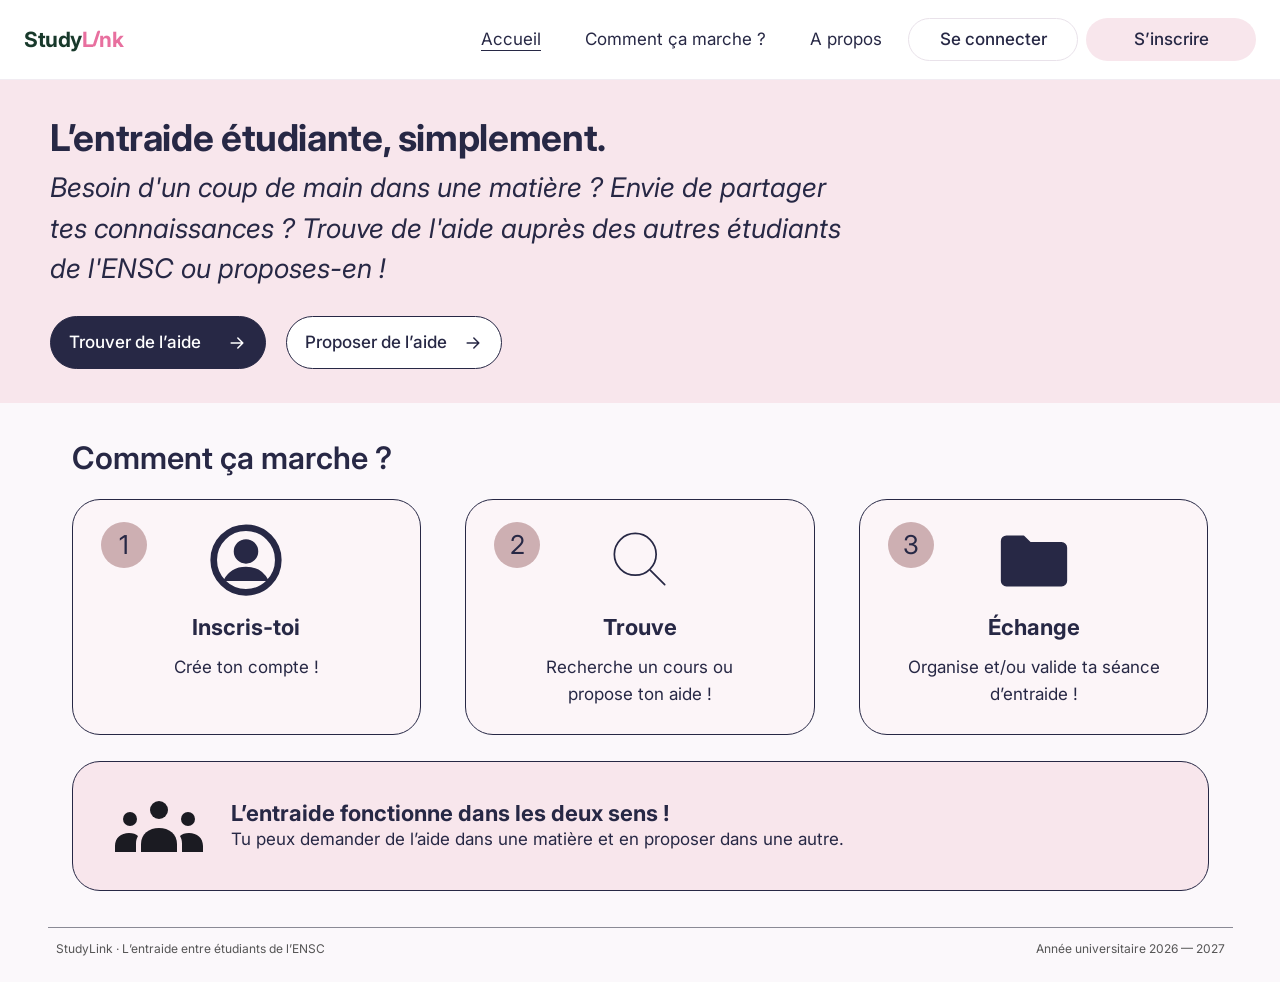
<file: src/index.html>
<!DOCTYPE html>
<html lang="fr">
<head>
  <meta charset="UTF-8">
  <meta name="viewport" content="width=device-width, initial-scale=1">
  <title>StudyLink · L’entraide étudiante, simplement</title>
  <link rel="icon" href="assets/favicon.svg">
  <link rel="stylesheet" href="css/style.css">
  <script src="js/store.js"></script>
  <script src="js/ui.js"></script>
</head>
<body>
  <header id="site-header"></header>

  <section class="hero">
    <div class="inner">
      <h1>L’entraide étudiante, simplement.</h1>
      <p class="lead">Besoin d'un coup de main dans une matière ? Envie de partager tes connaissances ? Trouve de l'aide auprès des autres étudiants de l'ENSC ou proposes-en !</p>
      <div class="actions">
        <a class="btn btn-primary" id="cta-find" href="creneaux.html">Trouver de l’aide <span id="ic1"></span></a>
        <a class="btn btn-outline" id="cta-offer" href="proposer.html">Proposer de l’aide <span id="ic2"></span></a>
      </div>
    </div>
  </section>

  <section class="section">
    <h2 class="section-title">Comment ça marche ?</h2>
    <div class="steps">
      <div class="step"><span class="num">1</span><span id="st1"></span><h3>Inscris-toi</h3><p>Crée ton compte !</p></div>
      <div class="step"><span class="num">2</span><span id="st2"></span><h3>Trouve</h3><p>Recherche un cours ou<br>propose ton aide !</p></div>
      <div class="step"><span class="num">3</span><span id="st3"></span><h3>Échange</h3><p>Organise et/ou valide ta séance d’entraide !</p></div>
    </div>
    <div class="two-way">
      <span id="st4"></span>
      <div>
        <h3>L’entraide fonctionne dans les deux sens !</h3>
        <p>Tu peux demander de l’aide dans une matière et en proposer dans une autre.</p>
      </div>
    </div>
  </section>

  <footer id="site-footer"></footer>

  <script>
    UI.publicHeader("accueil");
    UI.publicFooter();
    document.getElementById("ic1").outerHTML = UI.icon("arrowRight");
    document.getElementById("ic2").outerHTML = UI.icon("arrowRight");
    document.getElementById("st1").outerHTML = UI.FILLED.userCircle;
    document.getElementById("st2").outerHTML = UI.FILLED.searchBig;
    document.getElementById("st3").outerHTML = UI.FILLED.folder;
    document.getElementById("st4").outerHTML = UI.FILLED.group;
    // Si non connecté, les boutons mènent à la connexion puis à la bonne page
    if (!SL.currentUser()) {
      document.getElementById("cta-find").href = "connexion.html?next=creneaux.html";
      document.getElementById("cta-offer").href = "connexion.html?next=proposer.html";
    }
  </script>
</body>
</html>
</file>
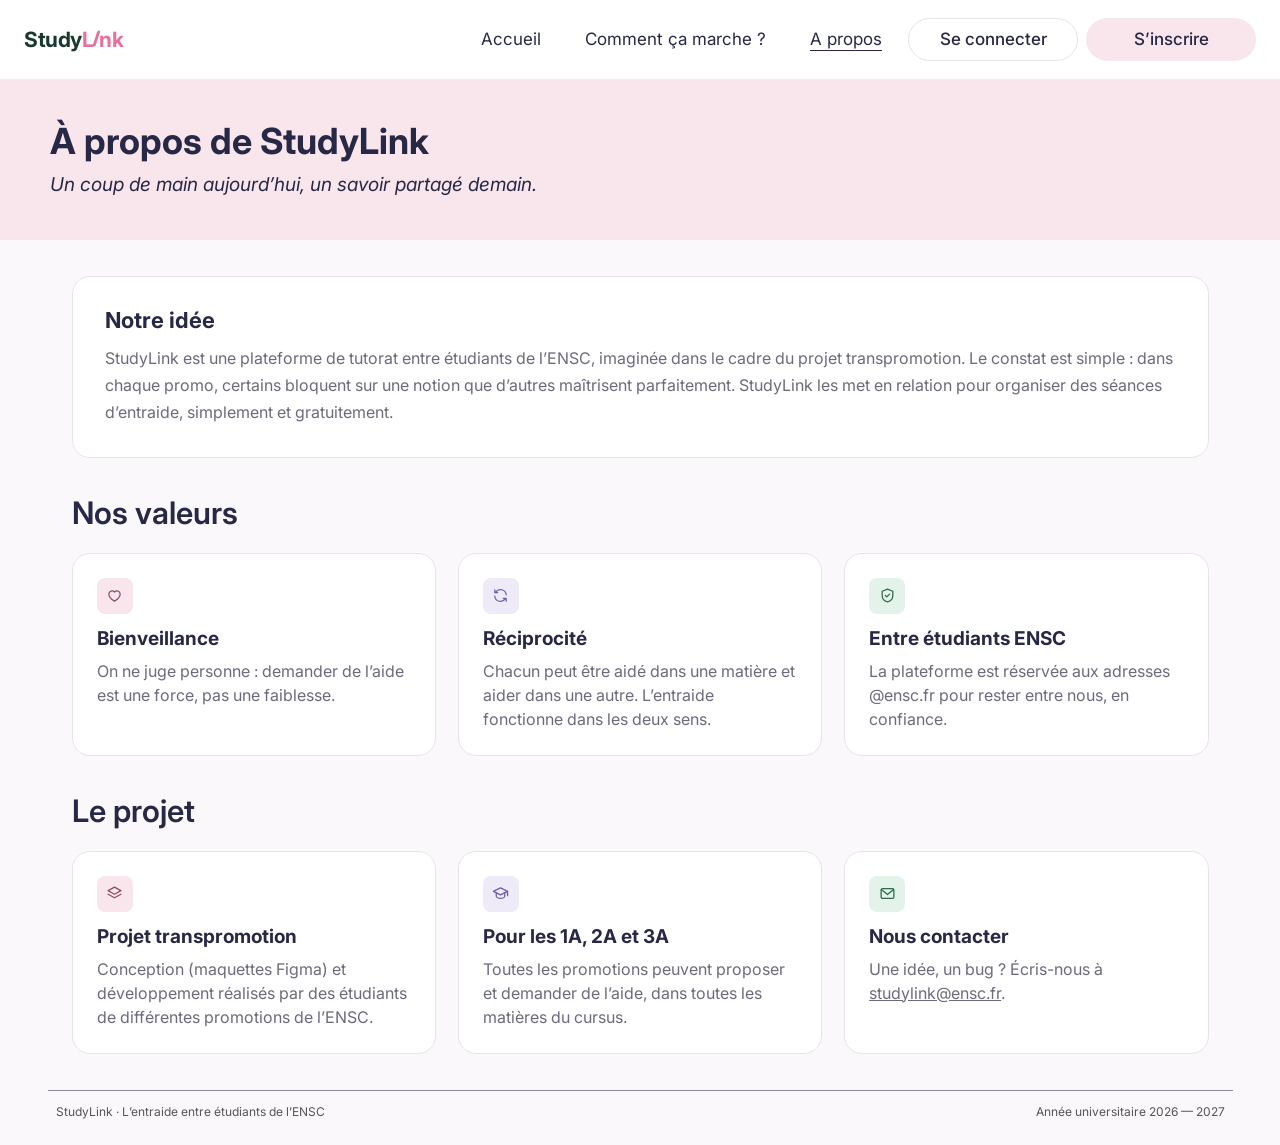
<file: src/a-propos.html>
<!DOCTYPE html>
<html lang="fr">
<head>
  <meta charset="UTF-8">
  <meta name="viewport" content="width=device-width, initial-scale=1">
  <title>À propos · StudyLink</title>
  <link rel="icon" href="assets/favicon.svg">
  <link rel="stylesheet" href="css/style.css">
  <script src="js/store.js"></script>
  <script src="js/ui.js"></script>
</head>

<body>
  <header id="site-header"></header>

  <section class="page-hero">
    <div class="inner">
      <h1>À propos de StudyLink</h1>
      <p>Un coup de main aujourd’hui, un savoir partagé demain.</p>
    </div>
  </section>

  <section class="section">
    <div class="info-card" style="padding:30px 32px">
      <h3 style="font-size:22px;margin-bottom:12px">Notre idée</h3>
      <p style="font-size:16px;line-height:1.7">StudyLink est une plateforme de tutorat entre étudiants de l’ENSC, imaginée dans le cadre du projet transpromotion. Le constat est simple : dans chaque promo, certains bloquent sur une notion que d’autres maîtrisent parfaitement. StudyLink les met en relation pour organiser des séances d’entraide, simplement et gratuitement.</p>
    </div>
  </section>

  <section class="section" style="padding-top:0">
    <h2 class="section-title">Nos valeurs</h2>
    <div class="card-grid">
      <div class="info-card"><div class="ic-box" data-ic="heart"></div><h3>Bienveillance</h3><p>On ne juge personne : demander de l’aide est une force, pas une faiblesse.</p></div>
      <div class="info-card"><div class="ic-box lilac" data-ic="refresh"></div><h3>Réciprocité</h3><p>Chacun peut être aidé dans une matière et aider dans une autre. L’entraide fonctionne dans les deux sens.</p></div>
      <div class="info-card"><div class="ic-box green" data-ic="shield"></div><h3>Entre étudiants ENSC</h3><p>La plateforme est réservée aux adresses @ensc.fr pour rester entre nous, en confiance.</p></div>
    </div>
  </section>

  <section class="section" style="padding-top:0">
    <h2 class="section-title">Le projet</h2>
    <div class="card-grid">
      <div class="info-card"><div class="ic-box" data-ic="layers"></div><h3>Projet transpromotion</h3><p>Conception (maquettes Figma) et développement réalisés par des étudiants de différentes promotions de l’ENSC.</p></div>
      <div class="info-card"><div class="ic-box lilac" data-ic="graduation"></div><h3>Pour les 1A, 2A et 3A</h3><p>Toutes les promotions peuvent proposer et demander de l’aide, dans toutes les matières du cursus.</p></div>
      <div class="info-card"><div class="ic-box green" data-ic="mail"></div><h3>Nous contacter</h3><p>Une idée, un bug ? Écris-nous à <a href="mailto:studylink@ensc.fr">studylink@ensc.fr</a>.</p></div>
    </div>
  </section>

  <footer id="site-footer"></footer>
  <script>
    UI.publicHeader("apropos");
    UI.publicFooter();
    document.querySelectorAll("[data-ic]").forEach(function (el) { el.innerHTML = UI.icon(el.dataset.ic); });
  </script>
</body>
</html>
</file>
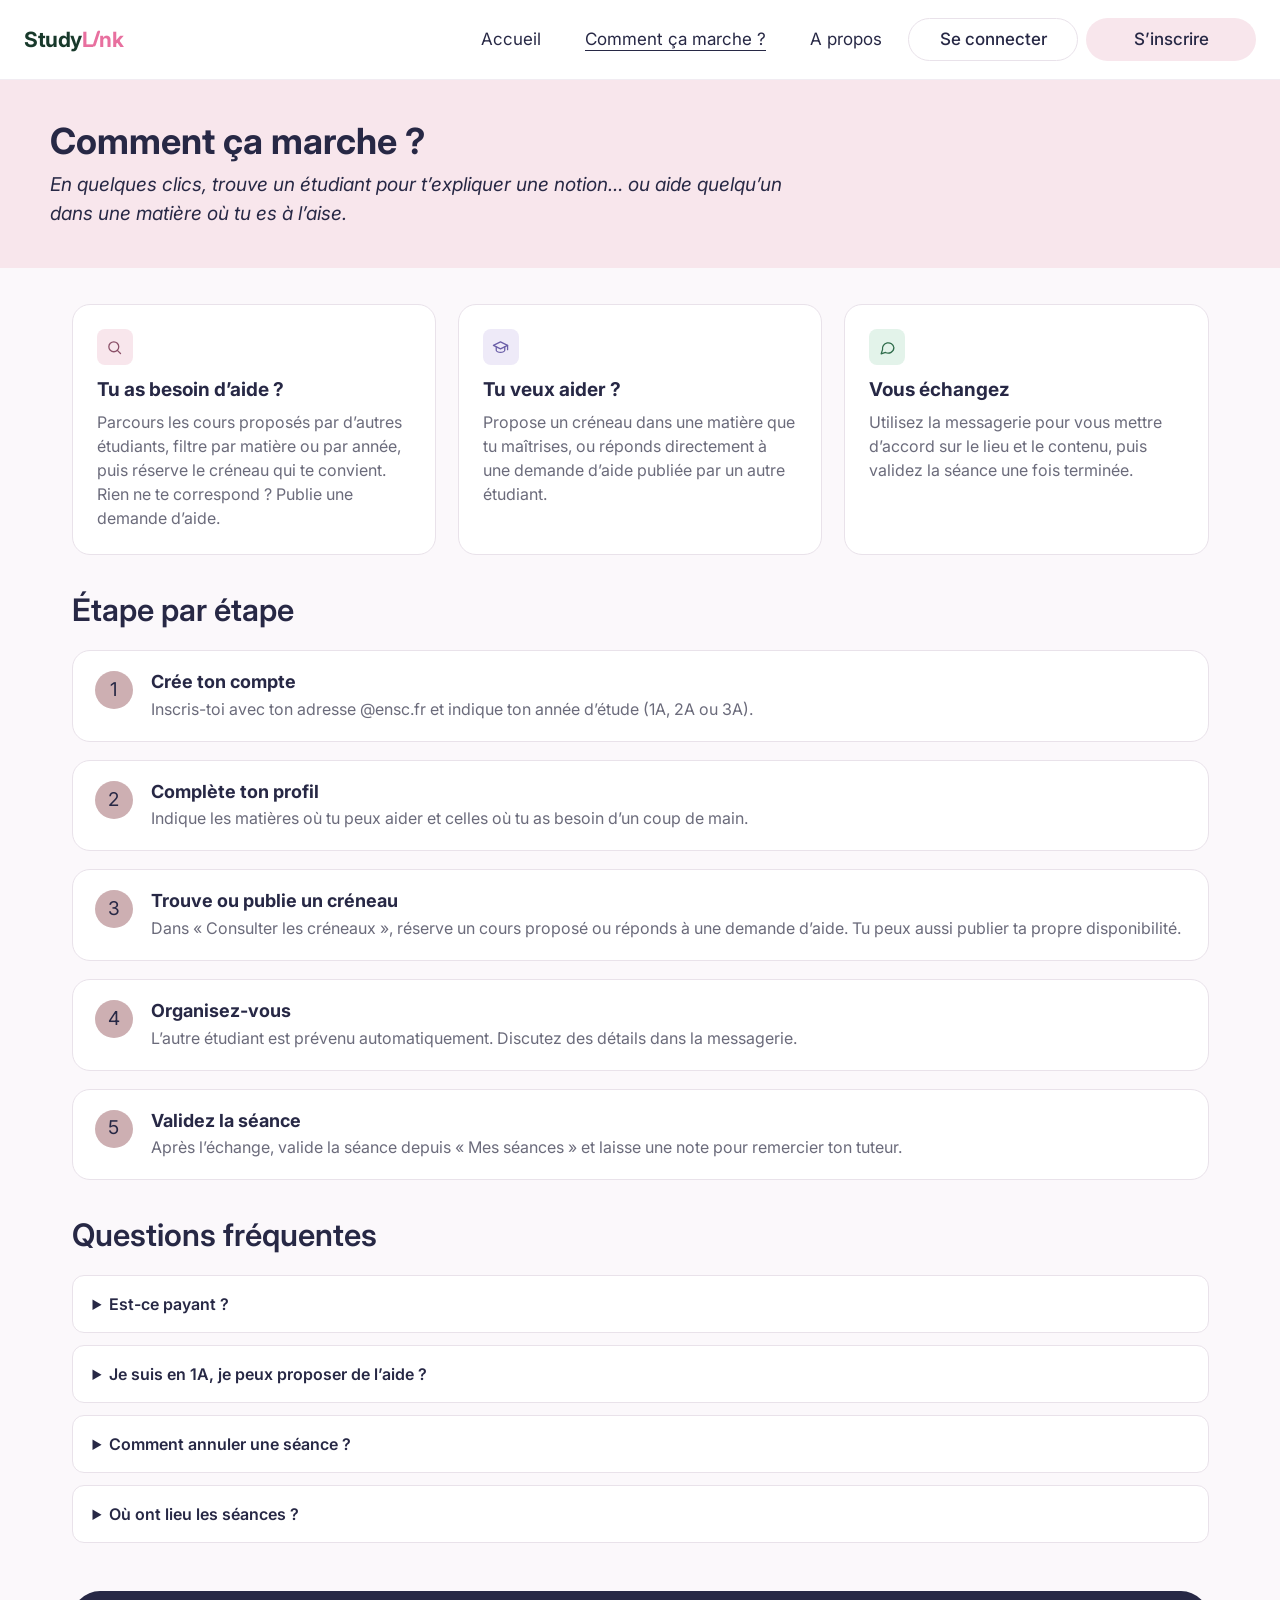
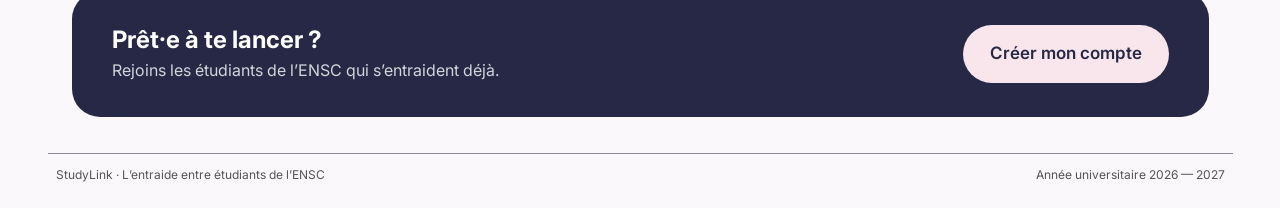
<file: src/comment-ca-marche.html>
<!DOCTYPE html>
<html lang="fr">
<head>
  <meta charset="UTF-8">
  <meta name="viewport" content="width=device-width, initial-scale=1">
  <title>Comment ça marche ? · StudyLink</title>
  <link rel="icon" href="assets/favicon.svg">
  <link rel="stylesheet" href="css/style.css">
  <script src="js/store.js"></script>
  <script src="js/ui.js"></script>
</head>
<body>
  <header id="site-header"></header>

  <section class="page-hero">
    <div class="inner">
      <h1>Comment ça marche ?</h1>
      <p>En quelques clics, trouve un étudiant pour t’expliquer une notion… ou aide quelqu’un dans une matière où tu es à l’aise.</p>
    </div>
  </section>

  <section class="section">
    <div class="card-grid">
      <div class="info-card"><div class="ic-box" data-ic="search"></div><h3>Tu as besoin d’aide ?</h3>
        <p>Parcours les cours proposés par d’autres étudiants, filtre par matière ou par année, puis réserve le créneau qui te convient. Rien ne te correspond ? Publie une demande d’aide.</p></div>
      <div class="info-card"><div class="ic-box lilac" data-ic="graduation"></div><h3>Tu veux aider ?</h3>
        <p>Propose un créneau dans une matière que tu maîtrises, ou réponds directement à une demande d’aide publiée par un autre étudiant.</p></div>
      <div class="info-card"><div class="ic-box green" data-ic="message"></div><h3>Vous échangez</h3>
        <p>Utilisez la messagerie pour vous mettre d’accord sur le lieu et le contenu, puis validez la séance une fois terminée.</p></div>
    </div>
  </section>

  <section class="section" style="padding-top:0">
    <h2 class="section-title">Étape par étape</h2>
    <ol class="timeline" style="padding:0;margin:0">
      <li><h3>Crée ton compte</h3><p>Inscris-toi avec ton adresse @ensc.fr et indique ton année d’étude (1A, 2A ou 3A).</p></li>
      <li><h3>Complète ton profil</h3><p>Indique les matières où tu peux aider et celles où tu as besoin d’un coup de main.</p></li>
      <li><h3>Trouve ou publie un créneau</h3><p>Dans « Consulter les créneaux », réserve un cours proposé ou réponds à une demande d’aide. Tu peux aussi publier ta propre disponibilité.</p></li>
      <li><h3>Organisez-vous</h3><p>L’autre étudiant est prévenu automatiquement. Discutez des détails dans la messagerie.</p></li>
      <li><h3>Validez la séance</h3><p>Après l’échange, valide la séance depuis « Mes séances » et laisse une note pour remercier ton tuteur.</p></li>
    </ol>
  </section>

  <section class="section faq" style="padding-top:0">
    <h2 class="section-title">Questions fréquentes</h2>
    <details><summary>Est-ce payant ?</summary><p>Non. StudyLink repose sur l’entraide entre étudiants de l’ENSC : aider et être aidé est entièrement gratuit.</p></details>
    <details><summary>Je suis en 1A, je peux proposer de l’aide ?</summary><p>Bien sûr ! Tu peux aider dans n’importe quelle matière où tu te sens à l’aise, quelle que soit ton année.</p></details>
    <details><summary>Comment annuler une séance ?</summary><p>Depuis « Mes séances », clique sur « Annuler ». L’autre étudiant reçoit une notification et le créneau redevient disponible.</p></details>
    <details><summary>Où ont lieu les séances ?</summary><p>À l’ENSC (bibliothèque, salles de travail, foyer) ou en visio : c’est indiqué sur chaque créneau.</p></details>
  </section>

  <section class="section" style="padding-top:0">
    <div class="cta-band">
      <div><h2>Prêt·e à te lancer ?</h2><p>Rejoins les étudiants de l’ENSC qui s’entraident déjà.</p></div>
      <a class="btn btn-lg" href="inscription.html" id="cta">Créer mon compte</a>
    </div>
  </section>

  <footer id="site-footer"></footer>
  <script>
    UI.publicHeader("comment");
    UI.publicFooter();
    document.querySelectorAll("[data-ic]").forEach(function (el) { el.innerHTML = UI.icon(el.dataset.ic); });
    if (SL.currentUser()) { var c = document.getElementById("cta"); c.textContent = "Aller à mon espace"; c.href = "espace.html"; }
  </script>
</body>
</html>
</file>
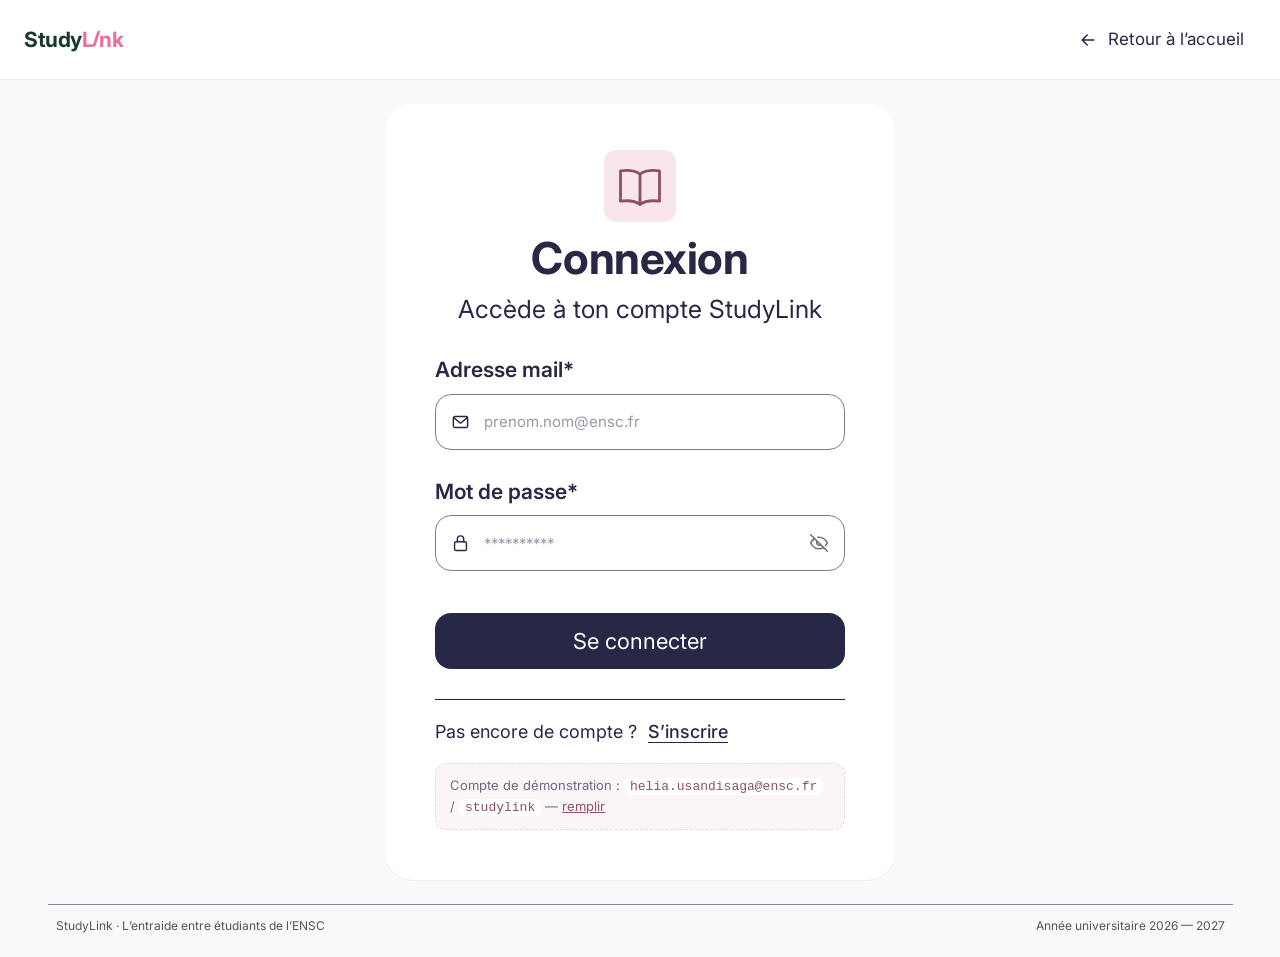
<file: src/connexion.html>
<!DOCTYPE html>
<html lang="fr">
<head>
  <meta charset="UTF-8">
  <meta name="viewport" content="width=device-width, initial-scale=1">
  <title>Connexion · StudyLink</title>
  <link rel="icon" href="assets/favicon.svg">
  <link rel="stylesheet" href="css/style.css">
  <script src="js/store.js"></script>
  <script src="js/ui.js"></script>
  <script>if (SL.currentUser()) location.replace(SL.param("next") || "espace.html");</script>
</head>
<body>
  <header id="site-header"></header>

  <main class="auth-wrap">
    <div class="auth-card">
      <div class="auth-head">
        <div class="auth-icon" data-ic="book"></div>
        <h1>Connexion</h1>
        <p>Accède à ton compte StudyLink</p>
      </div>

      <form class="auth-form" id="login-form" novalidate>
        <div class="form-error hidden" id="err"></div>
        <div class="field">
          <label for="email">Adresse mail*</label>
          <div class="input-icon"><span data-ic="mail"></span>
            <input class="input" id="email" type="email" autocomplete="email" placeholder="prenom.nom@ensc.fr" required>
          </div>
        </div>
        <div class="field">
          <label for="password">Mot de passe*</label>
          <div class="input-icon has-toggle"><span data-ic="lock"></span>
            <input class="input" id="password" type="password" autocomplete="current-password" placeholder="**********" required>
            <button type="button" class="toggle-pw" aria-label="Afficher le mot de passe"></button>
          </div>
        </div>
        <button class="btn btn-primary btn-block" type="submit" style="margin-top:16px">Se connecter</button>
      </form>

      <hr class="auth-sep">
      <p class="auth-alt">Pas encore de compte ? <a href="inscription.html" id="to-signup">S’inscrire</a></p>

      <div class="demo-hint">
        Compte de démonstration : <code>helia.usandisaga@ensc.fr</code> / <code>studylink</code>
        — <button type="button" id="fill-demo">remplir</button>
      </div>
    </div>
  </main>

  <footer id="site-footer"></footer>
  <script>
    UI.authHeader();
    UI.publicFooter();
    UI.hydrateIcons();
    UI.bindPasswordToggles();

    var next = SL.param("next");
    if (next) document.getElementById("to-signup").href = "inscription.html?next=" + encodeURIComponent(next);

    document.getElementById("fill-demo").onclick = function () {
      document.getElementById("email").value = "helia.usandisaga@ensc.fr";
      document.getElementById("password").value = "studylink";
    };

    document.getElementById("login-form").addEventListener("submit", function (e) {
      e.preventDefault();
      var email = document.getElementById("email").value, pw = document.getElementById("password").value, err = document.getElementById("err");
      if (!email.trim() || !pw) { err.textContent = "Merci de remplir ton adresse mail et ton mot de passe."; err.classList.remove("hidden"); return; }
      var r = SL.login(email, pw);
      if (!r.ok) { err.textContent = r.error; err.classList.remove("hidden"); return; }
      UI.flash("Content de te revoir, " + r.user.prenom + " !");
      location.href = next && !/^https?:|^\/\//.test(next) ? next : "espace.html";
    });
  </script>
</body>
</html>
</file>
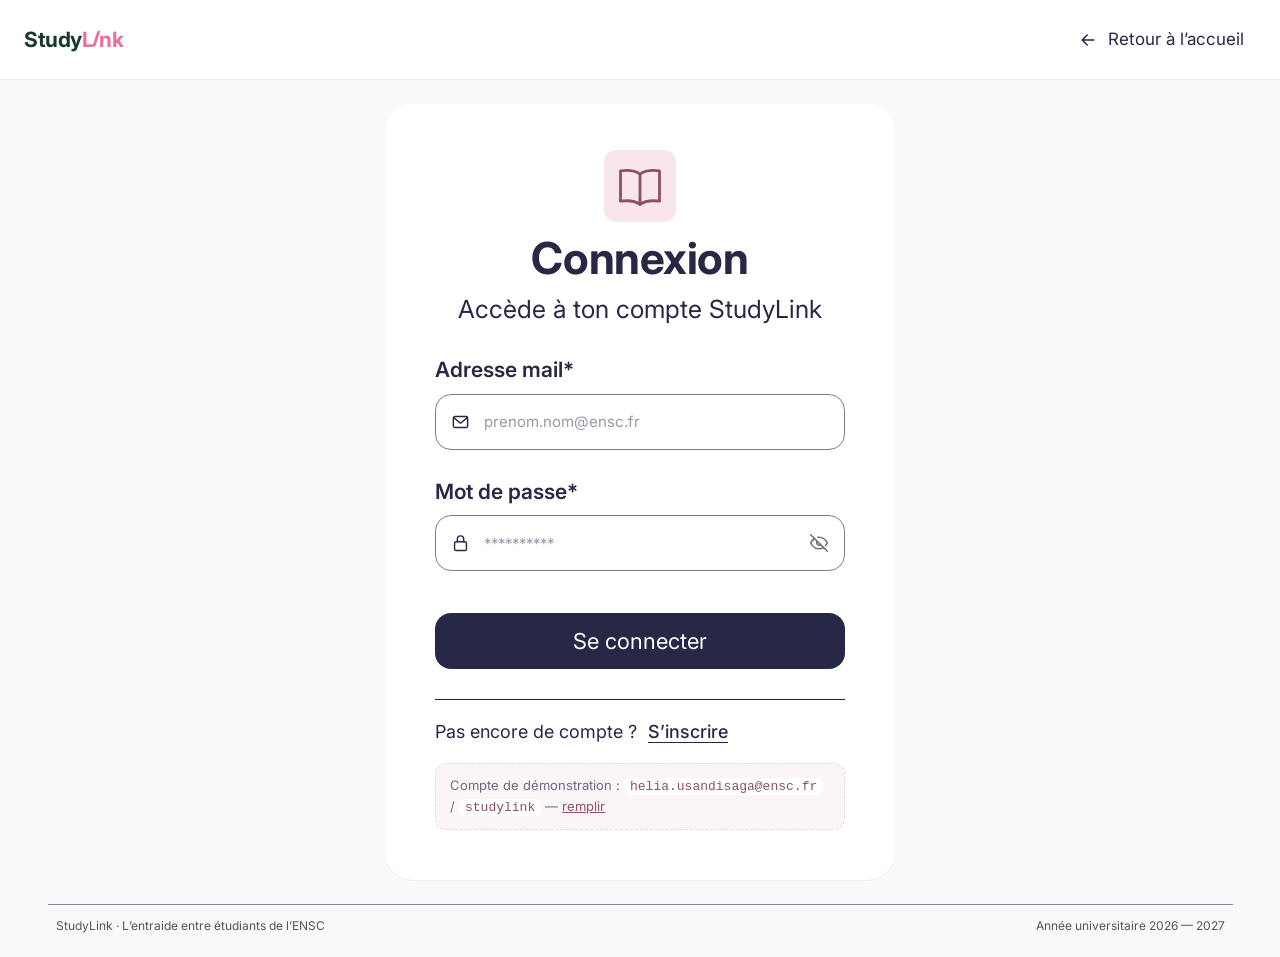
<file: src/creneaux.html>
<!DOCTYPE html>
<html lang="fr">
<head>
  <meta charset="UTF-8">
  <meta name="viewport" content="width=device-width, initial-scale=1">
  <title>Consulter les créneaux · StudyLink</title>
  <link rel="icon" href="assets/favicon.svg">
  <link rel="stylesheet" href="css/style.css">
  <script src="js/store.js"></script>
  <script src="js/ui.js"></script>
  <script>SL.requireAuth();</script>
</head>
<body>
  <div id="page">
    <h1 class="page-title" style="margin-top:20px">Trouve un tuteur ou partage tes connaissances.</h1>
    <p class="page-sub">Des étudiants qui connaissent tes cours et prennent le temps de t’aider.</p>

    <div class="filters">
      <div class="search-box"><span data-ic="search"></span><input class="input" id="q" type="search" placeholder="Rechercher une matière, un étudiant…"></div>
      <select class="select" id="f-matiere" aria-label="Matière"></select>
      <select class="select" id="f-annee" aria-label="Année">
        <option value="">Année : toutes</option><option value="1A">Niveau 1A</option><option value="2A">Niveau 2A</option><option value="3A">Niveau 3A</option>
      </select>
      <select class="select" id="f-dispo" aria-label="Disponibilité">
        <option value="">Disponibilité</option><option value="7">Cette semaine</option><option value="14">Sous 2 semaines</option><option value="31">Ce mois-ci</option>
      </select>
    </div>

    <div class="tabs" role="tablist">
      <button class="tab active" data-tab="all">Tout</button>
      <button class="tab" data-tab="offre">Cours proposés</button>
      <button class="tab" data-tab="demande">Demandes d'aide</button>
    </div>
    <p class="result-count" id="count"></p>
    <div class="slot-grid" id="grid"></div>
  </div>

  <script>
    UI.appShell("creneaux");
    UI.hydrateIcons();
    var me = SL.currentUser();
    var state = { tab: SL.param("tab") || "all", q: "", matiere: SL.param("matiere") || "", annee: "", dispo: "" };

    var selM = document.getElementById("f-matiere");
    selM.innerHTML = '<option value="">Matière : toutes</option>' + SL.MATIERES.map(function (m) { return "<option>" + m + "</option>"; }).join("");
    selM.value = state.matiere;

    function filtered() {
      var limit = state.dispo ? SL.addDays(+state.dispo) : null;
      var q = state.q.trim().toLowerCase();
      return SL.availableSlots(me.id).filter(function (s) {
        if (state.tab !== "all" && s.type !== state.tab) return false;
        if (state.matiere && s.matiere !== state.matiere) return false;
        if (state.annee && s.annee !== state.annee) return false;
        if (limit && s.date > limit) return false;
        if (q) {
          var a = SL.getUser(s.auteurId);
          var hay = (s.matiere + " " + s.details + " " + SL.fullName(a)).toLowerCase();
          if (hay.indexOf(q) === -1) return false;
        }
        return true;
      });
    }

    function render() {
      document.querySelectorAll(".tab").forEach(function (t) {
        t.classList.toggle("active", t.dataset.tab === state.tab);
        t.classList.toggle("blue", t.dataset.tab === "demande");
      });
      var list = filtered();
      var label = state.tab === "offre" ? ["cours proposé", "cours proposés"] : state.tab === "demande" ? ["demande d’aide", "demandes d’aide"] : ["créneau disponible", "créneaux disponibles"];
      document.getElementById("count").textContent = list.length + " " + label[list.length > 1 ? 1 : 0];
      var grid = document.getElementById("grid");
      grid.innerHTML = list.length ? list.map(UI.slotCard).join("") :
        '<div class="empty"><div class="ic-box">' + UI.icon("search") + '</div><strong>Aucun créneau ne correspond</strong>' +
        "Essaie d’autres filtres, ou publie toi-même un créneau." +
        '<div style="display:flex;gap:10px;justify-content:center;flex-wrap:wrap"><a class="btn btn-outline" href="demander.html">Demander de l’aide</a><a class="btn btn-primary" href="proposer.html">Proposer de l’aide</a></div></div>';
    }

    document.querySelectorAll(".tab").forEach(function (t) { t.onclick = function () { state.tab = t.dataset.tab; render(); }; });
    document.getElementById("q").addEventListener("input", function (e) { state.q = e.target.value; render(); });
    selM.onchange = function () { state.matiere = selM.value; render(); };
    document.getElementById("f-annee").onchange = function (e) { state.annee = e.target.value; render(); };
    document.getElementById("f-dispo").onchange = function (e) { state.dispo = e.target.value; render(); };

    document.getElementById("grid").addEventListener("click", function (e) {
      var card = e.target.closest(".slot-card"); if (!card) return;
      if (e.target.closest("[data-info]")) showInfo(card.dataset.id);
      if (e.target.closest("[data-book]")) book(card.dataset.id);
    });

    function showInfo(id) {
      var s = SL.getSlot(id), a = SL.getUser(s.auteurId), offre = s.type === "offre";
      var m = UI.modal(
        '<div class="modal-center"><span class="chip ' + (offre ? "lilac" : "blue") + '">' + (offre ? "Cours proposé" : "Demande d’aide") + "</span>" +
        '<h2 style="margin-top:14px">' + SL.esc(s.matiere) + "</h2></div>" +
        '<div class="slot-person" style="margin-top:20px"><div class="avatar ' + (offre ? "" : "blue") + '">' + SL.initials(a) + '</div><div><div class="name">' + SL.esc(SL.fullName(a)) + '</div><div class="meta">' + SL.esc(a.annee) + " · ENSC" + (a.bio ? " · " + SL.esc(a.bio) : "") + "</div></div></div>" +
        '<div class="info-rows">' +
        row("calendar", "Date", SL.fmtLong(s.date)) +
        row("clock", "Horaire", s.debut + " – " + s.fin) +
        row("pin", "Lieu", s.lieu === "En ligne (visio)" ? s.lieu : "ENSC · " + s.lieu) +
        row("graduation", "Niveau", s.annee || "Tous niveaux") +
        row("book", offre ? "Contenu de la séance" : "Ce qui bloque", s.details || "Pas de détails supplémentaires.") +
        "</div>" +
        '<div class="modal-actions"><button class="btn btn-outline" data-msg>' + UI.icon("message") + "Envoyer un message</button>" +
        '<button class="btn btn-primary" data-book>' + (offre ? "Réserver ce créneau" : "Je peux aider") + "</button></div>",
        { size: "sm" });
      m.el.querySelector("[data-msg]").onclick = function () {
        location.href = "messagerie.html?c=" + SL.getOrCreateConversation(me.id, a.id);
      };
      m.el.querySelector("[data-book]").onclick = function () { m.close(); book(id); };
    }
    function row(ic, k, v) { return '<div class="info-row">' + UI.icon(ic) + '<div><div class="k">' + k + "</div>" + SL.esc(v) + "</div></div>"; }

    function book(id) {
      var r = SL.reserveSlot(id, me.id);
      if (!r.ok) { UI.toast(r.error); render(); return; }
      var s = r.slot, a = SL.getUser(s.auteurId), offre = s.type === "offre";
      render();
      UI.modal(
        '<div class="modal-center"><div class="ok-icon">' + UI.icon("check") + "</div>" +
        "<h2>" + (offre ? "C’est réservé, " : "Merci pour ton aide, ") + SL.esc(me.prenom) + " !</h2>" +
        '<p class="modal-sub">' + (offre ? "Un nouveau déclic t’attend. Ton tuteur a été prévenu." : SL.esc(a.prenom) + " a été prévenu" + (a.genre === "f" ? "e" : "") + " que tu vas l’aider.") + "</p></div>" +
        '<div class="recap"><div class="top"><div><h3>' + SL.esc(s.matiere) + '</h3><div class="p">' + SL.esc(SL.fullName(a)) + '</div></div><span class="chip green">Confirmée</span></div>' +
        '<div class="date">' + SL.fmtLong(s.date) + '</div><div class="loc">' + s.debut + " – " + s.fin + " · " + (s.lieu === "En ligne (visio)" ? s.lieu : "ENSC · " + SL.esc(s.lieu)) + "</div></div>" +
        '<div class="modal-actions"><a class="btn btn-primary" href="seances.html">Voir mes séances</a><a class="btn btn-outline" href="espace.html">Retour à l’accueil</a></div>' +
        '<p class="modal-note">Besoin de changer de programme ? Tu peux annuler depuis <a href="seances.html">Mes séances</a>.</p>');
    }

    render();
  </script>
</body>
</html>
</file>
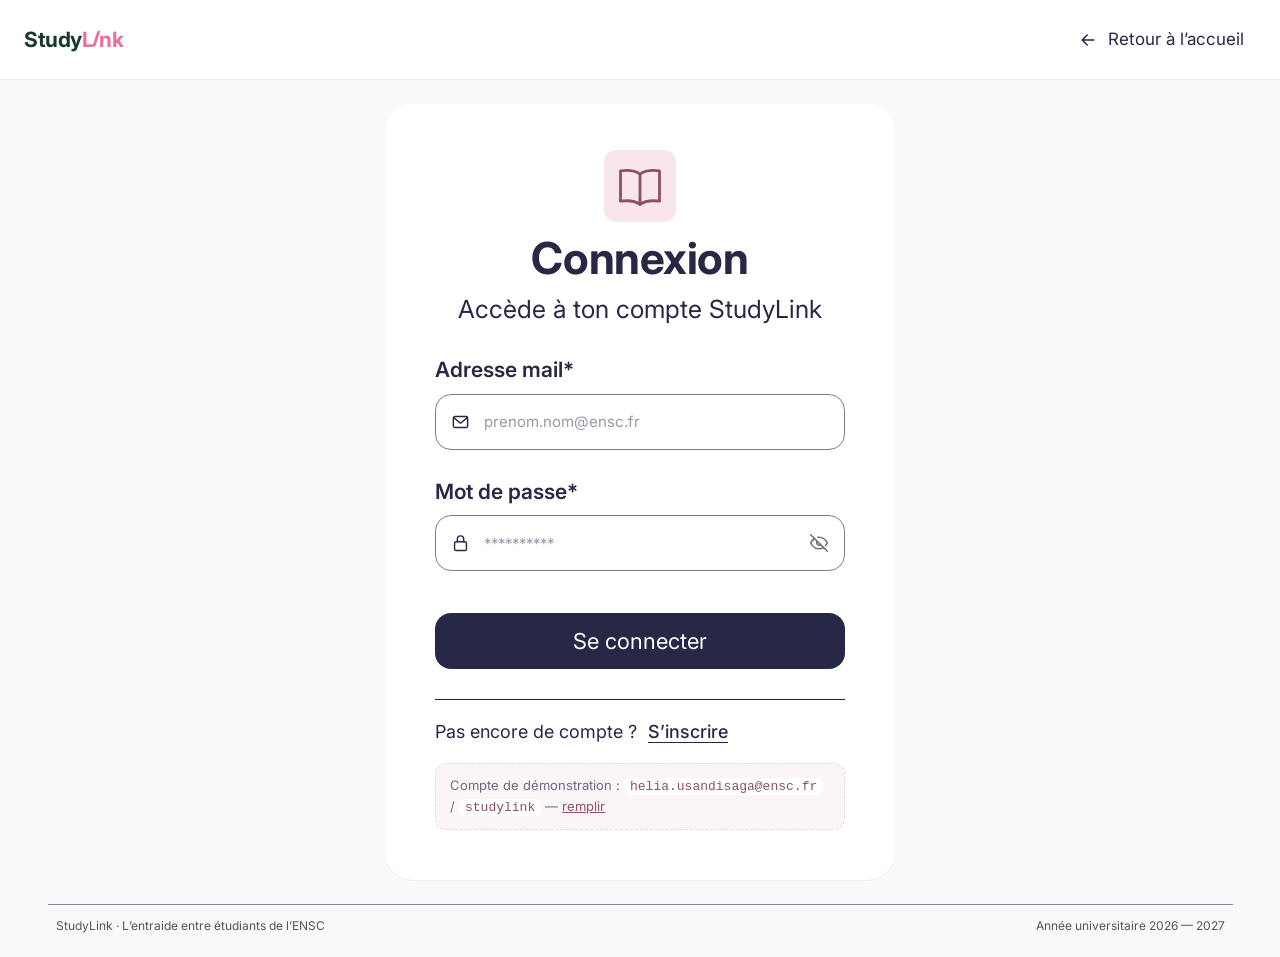
<file: src/demander.html>
<!DOCTYPE html>
<html lang="fr">
<head>
  <meta charset="UTF-8">
  <meta name="viewport" content="width=device-width, initial-scale=1">
  <title>Demander de l’aide · StudyLink</title>
  <link rel="icon" href="assets/favicon.svg">
  <link rel="stylesheet" href="css/style.css">
  <script src="js/store.js"></script>
  <script src="js/ui.js"></script>
  <script src="js/slot-form.js"></script>
  <script>SL.requireAuth();</script>
</head>
<body>
  <div id="page">
    <a class="back-link" href="seances.html"><span data-ic="arrowLeft"></span>Retour à mes séances</a>
    <div class="form-page">
      <h1 class="page-title">Demander de l’aide</h1>
      <form class="form-card" id="slot-form" novalidate>
        <h2>Nouvelle demande</h2>
        <p class="hint">Les champs marqués d’un * sont obligatoires.</p>
        <div class="form-grid">
          <div class="field span-2" data-f="matiere">
            <label for="matiere">Matière *</label>
            <input class="input select" id="matiere" list="matieres-list" placeholder="Sélectionner ou saisir une matière" autocomplete="off">
            <datalist id="matieres-list"></datalist>
            <div class="field-error"></div>
          </div>
          <div class="field" data-f="annee">
            <label for="annee">Année d’études *</label>
            <select class="select" id="annee"></select>
            <div class="field-error"></div>
          </div>
          <div class="field" data-f="date">
            <label for="date">Date souhaitée *</label>
            <input class="input" id="date" type="date">
            <div class="field-error"></div>
          </div>
          <div class="field" data-f="debut">
            <label for="debut">Heure de début *</label>
            <select class="select" id="debut"></select>
            <div class="field-error"></div>
          </div>
          <div class="field" data-f="fin">
            <label for="fin">Heure de fin *</label>
            <select class="select" id="fin"></select>
            <div class="field-error"></div>
          </div>
          <div class="field span-2" data-f="lieu">
            <label for="lieu">Lieu *</label>
            <select class="select" id="lieu"></select>
            <div class="field-error"></div>
          </div>
          <div class="field span-2" data-f="details">
            <label for="details">Qu’est-ce qui te bloque ? *</label>
            <textarea class="textarea" id="details" placeholder="Chapitre, exercice, notion précise…&#10;Plus tu es précis, plus il sera facile de t’aider."></textarea>
            <div class="field-error"></div>
          </div>
        </div>
        <button class="btn btn-primary btn-submit" type="submit">Publier ma demande</button>
      </form>
      <p class="form-foot">Ta demande sera visible par les autres étudiants dans « Consulter les créneaux ». Tu seras prévenu·e dès que quelqu’un propose de t’aider.</p>
    </div>
  </div>
  <script>
    UI.appShell("demander");
    UI.hydrateIcons();
    initSlotForm("demande");
  </script>
</body>
</html>
</file>
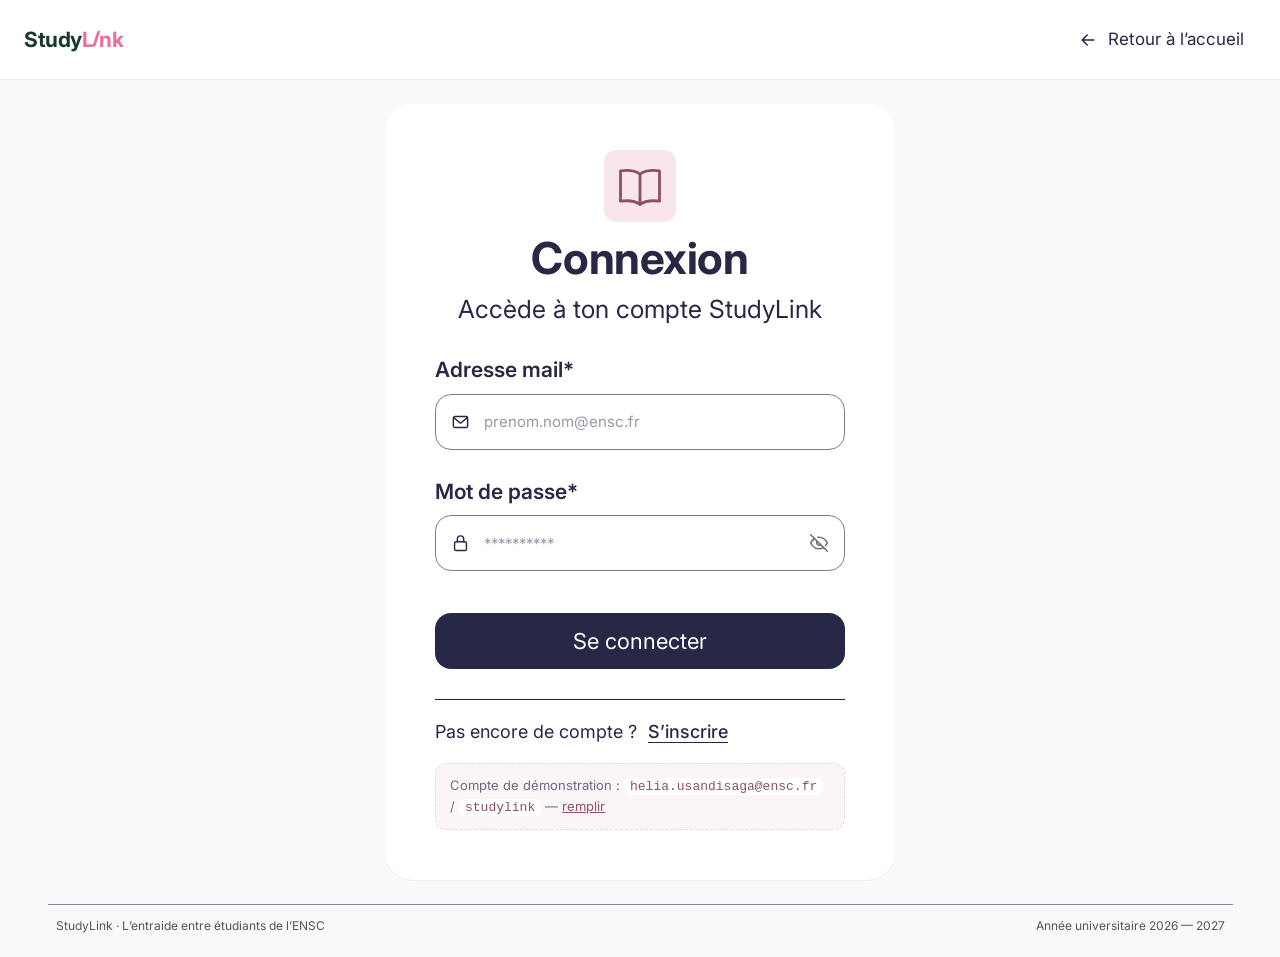
<file: src/espace.html>
<!DOCTYPE html>
<html lang="fr">
<head>
  <meta charset="UTF-8">
  <meta name="viewport" content="width=device-width, initial-scale=1">
  <title>Mon espace · StudyLink</title>
  <link rel="icon" href="assets/favicon.svg">
  <link rel="stylesheet" href="css/style.css">
  <script src="js/store.js"></script>
  <script src="js/ui.js"></script>
  <script>SL.requireAuth();</script>
</head>
<body>
  <div id="page">
    <div class="eyebrow">Ton espace d’entraide</div>
    <h1 class="page-title">Bienvenue sur StudyLink<span id="hello"></span></h1>
    <p class="page-sub">Trouve un coup de main, partage tes connaissances et organise tes échanges.</p>

    <div id="next-session"></div>

    <h2 class="block-title">Apprendre et s’entraider</h2>
    <p class="block-sub">Choisis ce dont tu as besoin pour avancer dans tes cours.</p>
    <div class="tile-grid">
      <div class="tile featured">
        <div class="ic-box" data-ic="search"></div>
        <h3>Consulter les créneaux</h3>
        <p>Parcours les cours proposés et les demandes d’aide pour trouver un échange.</p>
        <a class="btn btn-primary" href="creneaux.html">Explorer les créneaux <span data-ic="arrowRight"></span></a>
      </div>
      <div class="tile">
        <div class="ic-box" data-ic="plus"></div>
        <h3>Demander de l’aide</h3>
        <p>Une notion te bloque ? Publie ta demande pour être accompagné par un étudiant.</p>
        <a class="btn btn-soft" href="demander.html">Créer une demande <span data-ic="arrowRight"></span></a>
      </div>
      <div class="tile">
        <div class="ic-box lilac" data-ic="plus"></div>
        <h3>Proposer de l’aide</h3>
        <p>À l’aise dans une matière ? Partage tes connaissances et propose un créneau.</p>
        <a class="btn btn-soft" href="proposer.html">Proposer un créneau <span data-ic="arrowRight"></span></a>
      </div>
    </div>

    <h2 class="block-title">Retrouver mon espace</h2>
    <p class="block-sub">Tout pour suivre et préparer tes échanges au même endroit.</p>
    <div class="tile-grid">
      <div class="tile">
        <div class="ic-box lilac" data-ic="calendar"></div>
        <h3>Mes séances</h3>
        <p>Retrouve tes séances réservées, tes créneaux proposés et leur statut.</p>
        <a class="btn btn-soft" href="seances.html">Voir mes séances <span data-ic="arrowRight"></span></a>
      </div>
      <div class="tile">
        <div class="ic-box" data-ic="mail"></div>
        <h3>Messagerie</h3>
        <p>Échange avec les autres étudiants et prépare tes prochaines séances.</p>
        <a class="btn btn-soft" href="messagerie.html">Ouvrir la messagerie <span data-ic="arrowRight"></span></a>
      </div>
      <div class="tile">
        <div class="ic-box lilac" data-ic="user"></div>
        <h3>Mon profil</h3>
        <p>Mets à jour tes informations, ton année d’études et tes matières.</p>
        <a class="btn btn-soft" href="profil.html">Gérer mon profil <span data-ic="arrowRight"></span></a>
      </div>
    </div>

    <p class="muted" style="font-size:13px;margin-top:34px">StudyLink · Un coup de main aujourd’hui, un savoir partagé demain.</p>
  </div>

  <script>
    UI.appShell("accueil");
    UI.hydrateIcons();
    var me = SL.currentUser();
    document.getElementById("hello").textContent = ", " + me.prenom;

    // Bandeau « prochaine séance » / « séance à valider »
    var mine = SL.mySlots(me.id).filter(function (s) { return s.statut === "reserve"; })
      .sort(function (a, b) { return SL.slotStart(a) - SL.slotStart(b); });
    var toValidate = mine.filter(function (s) { return SL.hasStarted(s); });
    var upcoming = mine.filter(function (s) { return !SL.hasStarted(s); });
    var box = document.getElementById("next-session");
    function banner(s, title, btn) {
      var other = SL.getUser(SL.otherOf(s, me.id));
      box.innerHTML += '<div class="next-banner"><div class="txt"><strong>' + title + "</strong>" +
        SL.esc(s.matiere) + " avec " + SL.esc(SL.fullName(other)) + " · " + SL.fmtShort(s.date) + " · " + s.debut + " – " + s.fin + " · " + SL.esc(s.lieu) +
        '</div><a class="btn btn-sm btn-outline" href="seances.html">' + btn + "</a></div>";
    }
    if (toValidate.length) banner(toValidate[0], "Séance à valider", "Valider");
    if (upcoming.length) banner(upcoming[0], "Ta prochaine séance", "Voir mes séances");
  </script>
</body>
</html>
</file>
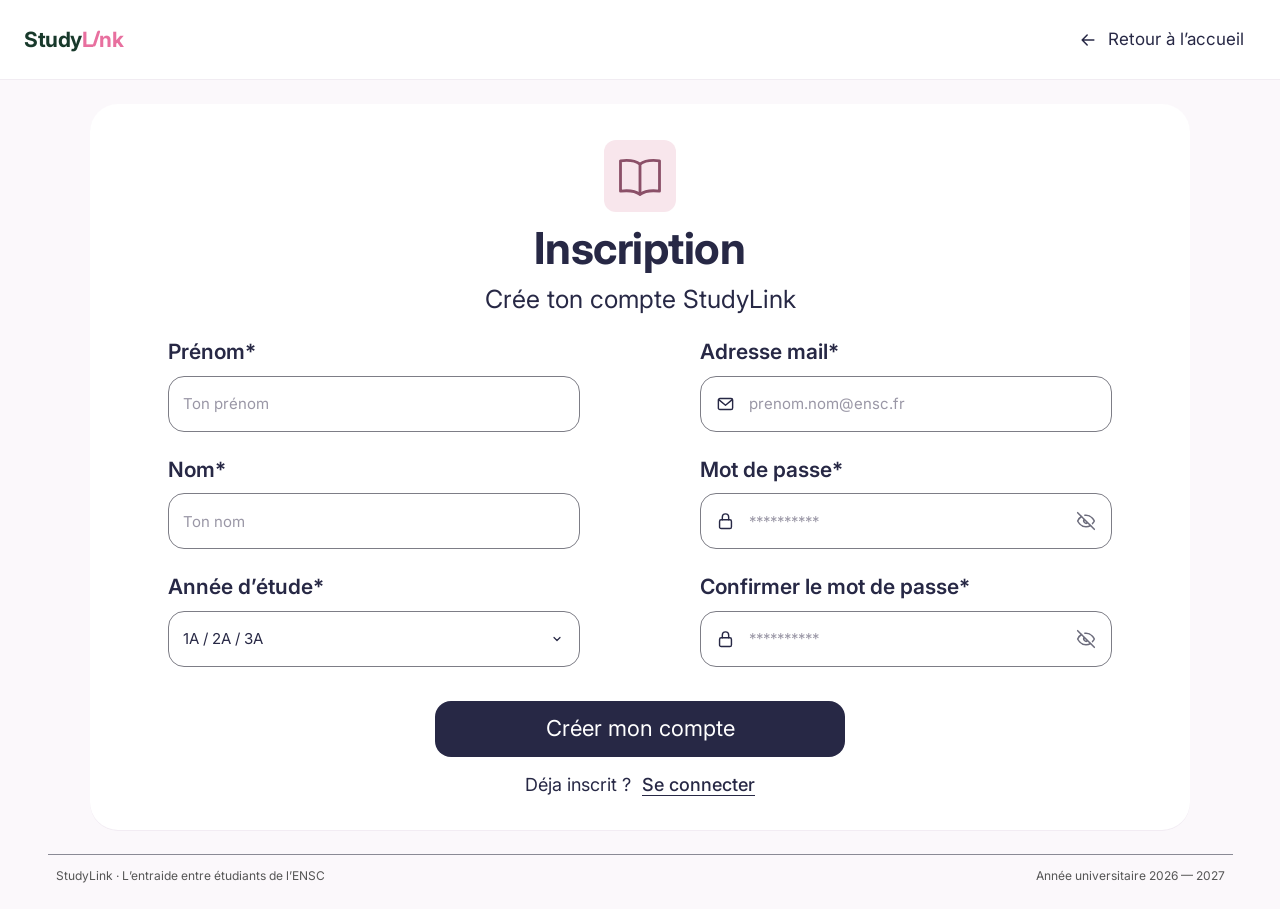
<file: src/inscription.html>
<!DOCTYPE html>
<html lang="fr">
<head>
  <meta charset="UTF-8">
  <meta name="viewport" content="width=device-width, initial-scale=1">
  <title>Inscription · StudyLink</title>
  <link rel="icon" href="assets/favicon.svg">
  <link rel="stylesheet" href="css/style.css">
  <script src="js/store.js"></script>
  <script src="js/ui.js"></script>
  <script>if (SL.currentUser()) location.replace("espace.html");</script>
  <style>
    .auth-card.wide .form-grid { gap: 14px 120px; }
    .auth-card.wide .field { gap: 8px; }
  </style>
</head>
<body>
  <header id="site-header"></header>

  <main class="auth-wrap">
    <div class="auth-card wide">
      <div class="auth-head" style="margin-bottom:18px">
        <div class="auth-icon" data-ic="book"></div>
        <h1>Inscription</h1>
        <p>Crée ton compte StudyLink</p>
      </div>

      <form id="signup-form" novalidate>
        <div class="form-error hidden" id="err" style="margin-bottom:16px"></div>
        <div class="form-grid">
          <div class="field" data-f="prenom">
            <label for="prenom">Prénom*</label>
            <input class="input" id="prenom" autocomplete="given-name" placeholder="Ton prénom">
            <div class="field-error"></div>
          </div>
          <div class="field" data-f="email">
            <label for="email">Adresse mail*</label>
            <div class="input-icon"><span data-ic="mail"></span>
              <input class="input" id="email" type="email" autocomplete="email" placeholder="prenom.nom@ensc.fr"></div>
            <div class="field-error"></div>
          </div>
          <div class="field" data-f="nom">
            <label for="nom">Nom*</label>
            <input class="input" id="nom" autocomplete="family-name" placeholder="Ton nom">
            <div class="field-error"></div>
          </div>
          <div class="field" data-f="password">
            <label for="password">Mot de passe*</label>
            <div class="input-icon has-toggle"><span data-ic="lock"></span>
              <input class="input" id="password" type="password" autocomplete="new-password" placeholder="**********">
              <button type="button" class="toggle-pw" aria-label="Afficher le mot de passe"></button></div>
            <div class="field-error"></div>
          </div>
          <div class="field" data-f="annee">
            <label for="annee">Année d’étude*</label>
            <select class="input select" id="annee">
              <option value="">1A / 2A / 3A</option><option>1A</option><option>2A</option><option>3A</option>
            </select>
            <div class="field-error"></div>
          </div>
          <div class="field" data-f="confirm">
            <label for="confirm">Confirmer le mot de passe*</label>
            <div class="input-icon has-toggle"><span data-ic="lock"></span>
              <input class="input" id="confirm" type="password" autocomplete="new-password" placeholder="**********">
              <button type="button" class="toggle-pw" aria-label="Afficher le mot de passe"></button></div>
            <div class="field-error"></div>
          </div>
        </div>
        <div style="text-align:center;margin-top:26px">
          <button class="btn btn-primary" type="submit" style="width:100%;max-width:410px">Créer mon compte</button>
          <p class="auth-alt" style="margin-top:14px">Déja inscrit ? <a href="connexion.html">Se connecter</a></p>
        </div>
      </form>
    </div>
  </main>

  <footer id="site-footer"></footer>
  <script>
    UI.authHeader();
    UI.publicFooter();
    UI.hydrateIcons();
    UI.bindPasswordToggles();

    var form = document.getElementById("signup-form");
    function val(id) { return document.getElementById(id).value; }
    function setErr(f, msg) {
      var el = form.querySelector('[data-f="' + f + '"]');
      el.classList.toggle("invalid", !!msg);
      el.querySelector(".field-error").textContent = msg || "";
    }

    form.addEventListener("submit", function (e) {
      e.preventDefault();
      var errors = {
        prenom: val("prenom").trim() ? "" : "Indique ton prénom.",
        nom: val("nom").trim() ? "" : "Indique ton nom.",
        annee: val("annee") ? "" : "Choisis ton année d’étude.",
        email: !val("email").trim() ? "Indique ton adresse mail."
          : !/^[^\s@]+@ensc\.fr$/i.test(val("email").trim()) ? "Utilise ton adresse étudiante @ensc.fr." : "",
        password: val("password").length < 8 ? "8 caractères minimum." : "",
        confirm: val("confirm") !== val("password") || !val("confirm") ? "Les mots de passe ne correspondent pas." : ""
      };
      var ok = true;
      Object.keys(errors).forEach(function (k) { setErr(k, errors[k]); if (errors[k]) ok = false; });
      if (!ok) return;

      var r = SL.register({ prenom: val("prenom"), nom: val("nom"), email: val("email"), password: val("password"), annee: val("annee") });
      if (!r.ok) { setErr(r.field, r.error); return; }
      UI.flash("Compte créé, bienvenue " + r.user.prenom + " !");
      var next = SL.param("next");
      location.href = next && !/^https?:|^\/\//.test(next) ? next : "espace.html";
    });
  </script>
</body>
</html>
</file>
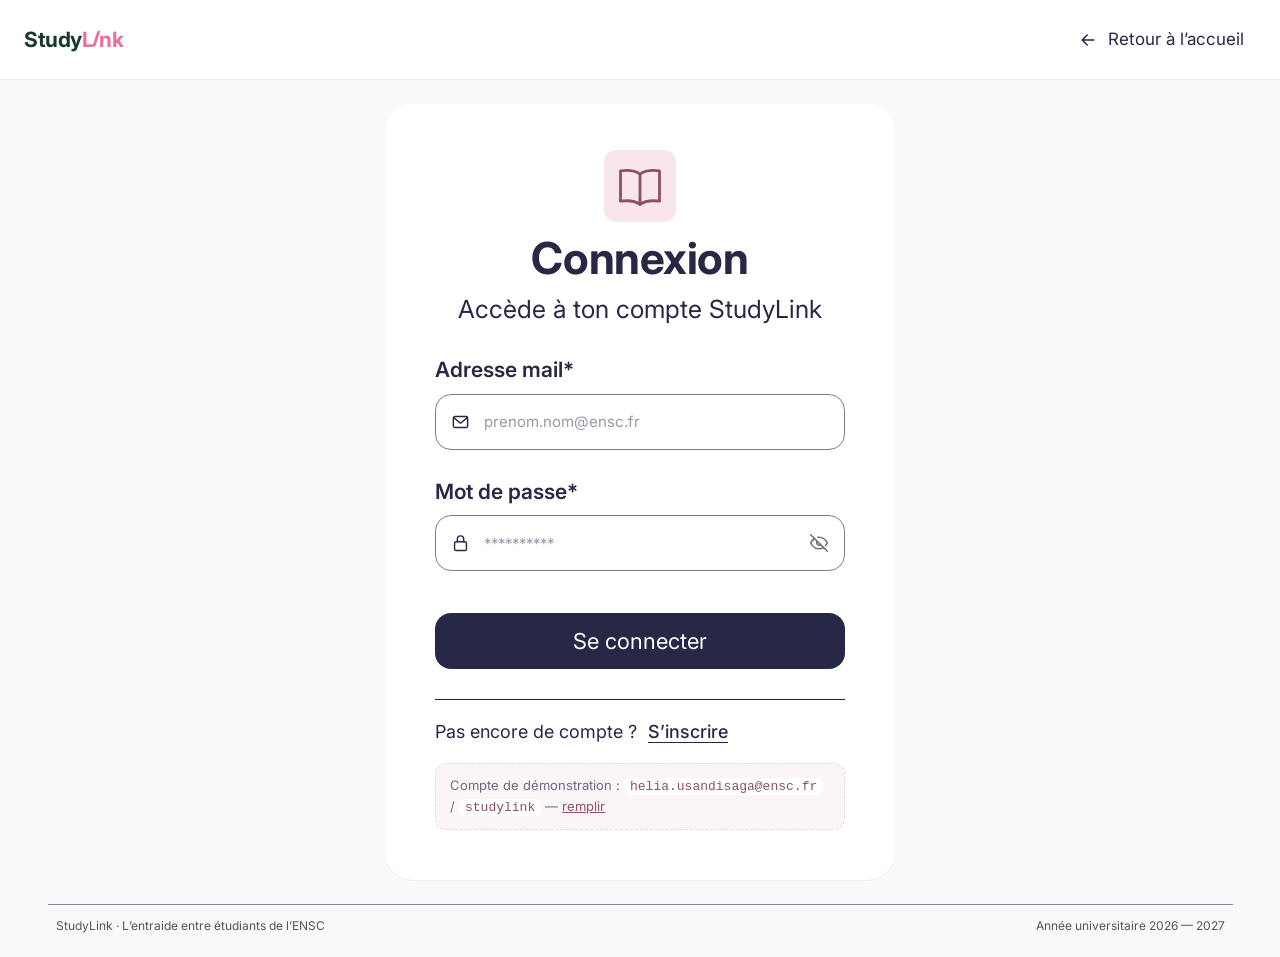
<file: src/messagerie.html>
<!DOCTYPE html>
<html lang="fr">
<head>
  <meta charset="UTF-8">
  <meta name="viewport" content="width=device-width, initial-scale=1">
  <title>Messagerie · StudyLink</title>
  <link rel="icon" href="assets/favicon.svg">
  <link rel="stylesheet" href="css/style.css">
  <script src="js/store.js"></script>
  <script src="js/ui.js"></script>
  <script>SL.requireAuth();</script>
</head>
<body>
  <div id="page">
    <a class="back-link" href="espace.html"><span data-ic="arrowLeft"></span>Retour à l’accueil</a>
    <div style="display:flex;justify-content:space-between;align-items:center;gap:12px;flex-wrap:wrap">
      <h1 class="page-title">Messagerie</h1>
      <button class="btn btn-outline btn-sm" id="new-conv"><span data-ic="plus"></span>Nouvelle conversation</button>
    </div>

    <div class="chat" id="chat">
      <div class="conv-list">
        <div class="conv-search"><input class="input" id="conv-q" type="search" placeholder="Rechercher une conversation"></div>
        <div class="conv-items" id="convs"></div>
      </div>
      <section class="thread" id="thread"></section>
    </div>
  </div>

  <script>
    UI.appShell("messagerie");
    UI.hydrateIcons();
    var me = SL.currentUser();
    var current = SL.param("c");
    var q = "";

    function otherIn(c) { return SL.getUser(c.participants.find(function (p) { return p !== me.id; })); }

    function renderList() {
      var convs = SL.conversationsFor(me.id).filter(function (c) {
        return !q || SL.fullName(otherIn(c)).toLowerCase().indexOf(q) > -1;
      });
      document.getElementById("convs").innerHTML = convs.length ? convs.map(function (c) {
        var o = otherIn(c), last = c.messages[c.messages.length - 1], n = c.id === current ? 0 : SL.unreadIn(c, me.id);
        var preview = last ? (last.from === me.id ? "Toi : " : "") + last.text : "Nouvelle conversation";
        return '<a class="conv' + (c.id === current ? " active" : "") + (n ? " has-unread" : "") + '" href="?c=' + c.id + '" data-id="' + c.id + '">' +
          '<div class="avatar sm round pink">' + SL.initials(o) + '</div><div class="c-body"><div class="c-top"><span class="c-name">' + SL.esc(SL.fullName(o)) + "</span>" +
          '<span class="c-time">' + (last ? SL.relTime(last.at) : "") + '</span></div><div class="c-top"><span class="c-last">' + SL.esc(preview) + "</span>" +
          (n ? '<span class="unread-badge">' + n + "</span>" : "") + "</div></div></a>";
      }).join("") : '<div class="notif-empty">Aucune conversation.</div>';
    }

    function renderThread() {
      var th = document.getElementById("thread"), chat = document.getElementById("chat");
      var c = SL.conversationsFor(me.id).find(function (x) { return x.id === current; });
      if (!c) {
        chat.classList.remove("show-thread");
        th.innerHTML = '<div class="thread-empty"><div><div class="ic-box">' + UI.icon("message") + '</div><strong style="color:var(--text)">Sélectionne une conversation</strong><p style="margin-top:6px">ou démarre-en une nouvelle avec un étudiant.</p></div></div>';
        return;
      }
      chat.classList.add("show-thread");
      SL.markConvRead(c.id, me.id);
      var o = otherIn(c), lastDay = "";
      var msgs = c.messages.map(function (m) {
        var day = new Date(m.at).toLocaleDateString("fr-FR", { weekday: "long", day: "numeric", month: "long" });
        var sep = day !== lastDay ? '<div class="day-sep">' + day + "</div>" : ""; lastDay = day;
        if (m.from === "system") return sep + '<div class="msg system">' + SL.esc(m.text) + "</div>";
        return sep + '<div class="msg ' + (m.from === me.id ? "me" : "them") + '">' + SL.esc(m.text) + "<time>" + SL.clock(m.at) + "</time></div>";
      }).join("");
      th.innerHTML = '<div class="thread-head"><button class="back-mobile" aria-label="Retour à tes conversations">' + UI.icon("arrowLeft") + "</button>" +
        '<div class="avatar sm round pink">' + SL.initials(o) + '</div><div><div class="t-name">' + SL.esc(SL.fullName(o)) + '</div><div class="t-meta">' + SL.esc(o ? o.annee : "") + " · ENSC</div></div></div>" +
        '<div class="msgs" id="msgs">' + (msgs || '<div class="day-sep">Dis bonjour à ' + SL.esc(o.prenom) + " 👋</div>") + "</div>" +
        '<form class="composer" id="composer"><input class="input" id="msg-input" placeholder="Écris ton message…" autocomplete="off"><button class="btn btn-primary" aria-label="Envoyer">' + UI.icon("send") + "</button></form>";
      var box = document.getElementById("msgs"); box.scrollTop = box.scrollHeight;
      th.querySelector(".back-mobile").onclick = function () { current = null; history.replaceState(null, "", "messagerie.html"); renderAll(); };
      document.getElementById("composer").addEventListener("submit", function (e) {
        e.preventDefault();
        var input = document.getElementById("msg-input"), text = input.value.trim(); if (!text) return;
        SL.sendMessage(c.id, me.id, text);
        renderAll(); document.getElementById("msg-input").focus();
        fakeReply(c.id, o);
      });
      if (window.innerWidth > 900) document.getElementById("msg-input").focus();
    }

    // Démo : les comptes fictifs répondent automatiquement
    var REPLIES = ["Ça marche, à tout à l’heure !", "Super, merci 🙂", "Pas de souci, je regarde ça et je te redis.", "Oui, ça me va !", "Top, on fait comme ça 👍", "Ok ! Pense à prendre tes notes de cours."];
    function fakeReply(convId, other) {
      if (!other || !/^u_(lea|yanis|emma|hugo|ines|noah)$/.test(other.id)) return;
      setTimeout(function () {
        var box = document.getElementById("msgs");
        if (box && current === convId) { box.insertAdjacentHTML("beforeend", '<div class="typing" id="typing">' + SL.esc(other.prenom) + " écrit…</div>"); box.scrollTop = box.scrollHeight; }
      }, 700);
      setTimeout(function () {
        SL.sendMessage(convId, other.id, REPLIES[Math.floor(Math.random() * REPLIES.length)]);
        if (current === convId) renderAll(); else renderList();
      }, 2200);
    }

    function renderAll() { renderList(); renderThread(); UI.refreshUnread(); }

    document.getElementById("convs").addEventListener("click", function (e) {
      var a = e.target.closest(".conv"); if (!a) return;
      e.preventDefault(); current = a.dataset.id; history.replaceState(null, "", "?c=" + current); renderAll();
    });
    document.getElementById("conv-q").addEventListener("input", function (e) { q = e.target.value.trim().toLowerCase(); renderList(); });

    document.getElementById("new-conv").onclick = function () {
      var users = SL.load().users.filter(function (u) { return u.id !== me.id; }).sort(function (a, b) { return a.prenom.localeCompare(b.prenom); });
      var m = UI.modal('<h2 style="font-size:22px">Nouvelle conversation</h2><p class="modal-sub" style="text-align:left">Choisis un étudiant.</p>' +
        '<input class="input" id="u-q" placeholder="Rechercher un étudiant" style="margin-top:16px" autofocus><div id="u-list" style="margin-top:12px;max-height:320px;overflow:auto"></div>', { size: "sm" });
      function draw(f) {
        m.el.querySelector("#u-list").innerHTML = users.filter(function (u) { return !f || SL.fullName(u).toLowerCase().indexOf(f) > -1; }).map(function (u) {
          return '<a class="conv" data-u="' + u.id + '" style="border-radius:10px"><div class="avatar sm round pink">' + SL.initials(u) + '</div><div class="c-body"><div class="c-name">' + SL.esc(SL.fullName(u)) + '</div><div class="c-last">' + SL.esc(u.annee) + " · " + SL.esc((u.aide || []).join(", ") || "ENSC") + "</div></div></a>";
        }).join("");
      }
      draw("");
      m.el.querySelector("#u-q").addEventListener("input", function (e) { draw(e.target.value.trim().toLowerCase()); });
      m.el.querySelector("#u-list").addEventListener("click", function (e) {
        var a = e.target.closest("[data-u]"); if (!a) return;
        current = SL.getOrCreateConversation(me.id, a.dataset.u); m.close(); history.replaceState(null, "", "?c=" + current); renderAll();
      });
    };

    // Rafraîchit si un autre onglet modifie les données
    window.addEventListener("storage", function () { renderList(); });
    renderAll();
  </script>
</body>
</html>
</file>
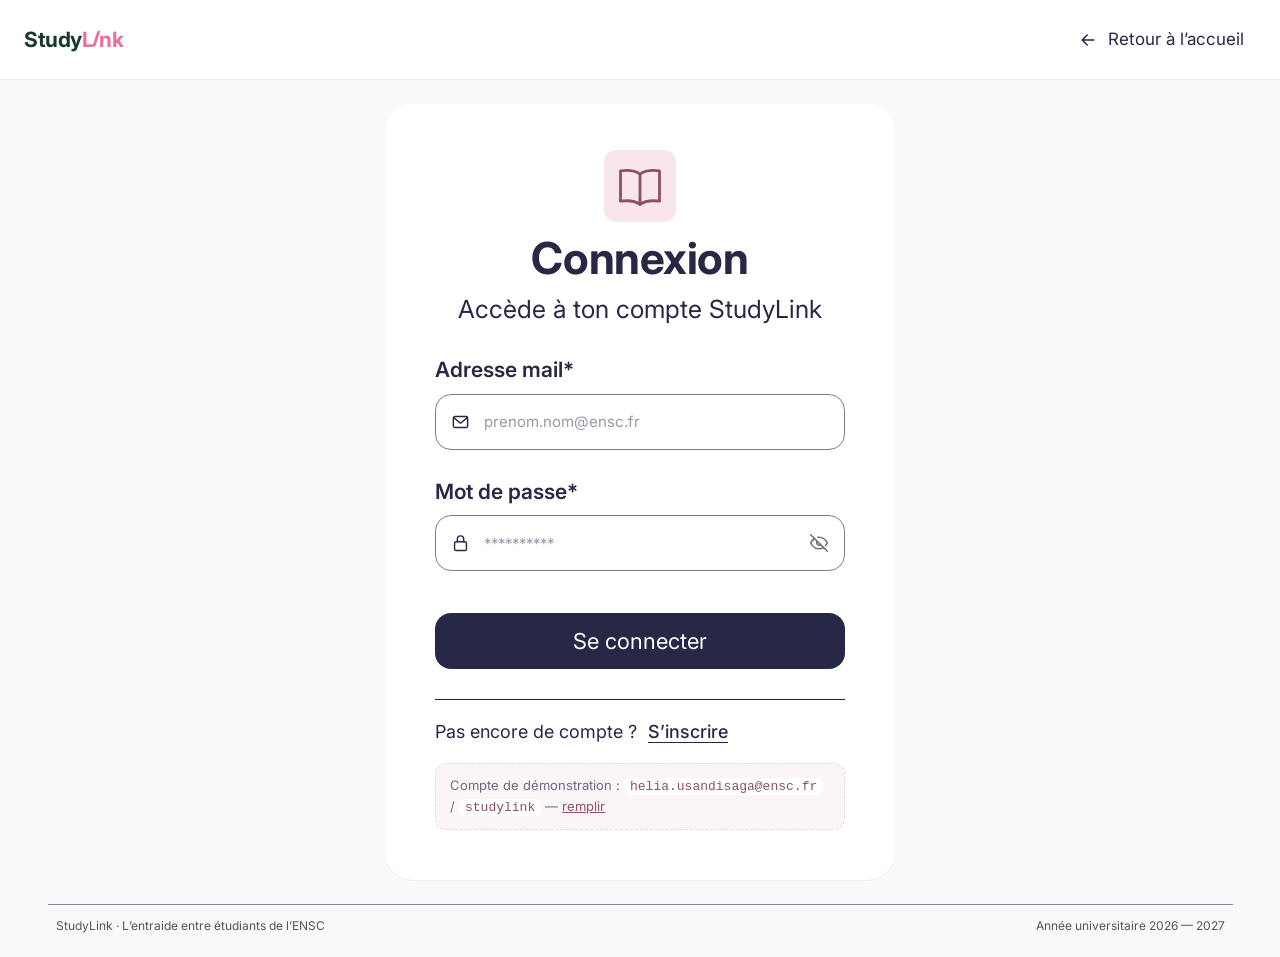
<file: src/profil.html>
<!DOCTYPE html>
<html lang="fr">
<head>
  <meta charset="UTF-8">
  <meta name="viewport" content="width=device-width, initial-scale=1">
  <title>Mon profil · StudyLink</title>
  <link rel="icon" href="assets/favicon.svg">
  <link rel="stylesheet" href="css/style.css">
  <script src="js/store.js"></script>
  <script src="js/ui.js"></script>
  <script>SL.requireAuth();</script>
</head>
<body>
  <div id="page">
    <h1 class="page-title">Mon profil</h1>
    <p class="page-sub">Mets à jour tes informations, ton année d’études et tes matières.</p>

    <div class="profile-grid">
      <div>
        <div class="profile-card center">
          <div class="avatar xl pink" id="p-avatar"></div>
          <h2 id="p-name"></h2>
          <p class="muted" id="p-label" style="font-size:14px"></p>
          <p class="muted" id="p-email" style="font-size:13px;margin-top:2px"></p>
          <div class="mini-stats" id="p-stats"></div>
          <button class="btn btn-outline btn-block" style="margin-top:18px" data-logout><span data-ic="logout"></span>Se déconnecter</button>
        </div>
        <div class="profile-card">
          <h3>Démo</h3>
          <p class="muted" style="font-size:13px">Les données sont stockées dans ton navigateur. Tu peux revenir aux données de démonstration d’origine.</p>
          <button class="btn btn-ghost btn-sm" id="reset" style="margin-top:10px;padding-left:0"><span data-ic="refresh"></span>Réinitialiser la démo</button>
        </div>
      </div>

      <div>
        <form class="profile-card" id="info-form" novalidate>
          <h3>Mes informations</h3>
          <p class="muted" style="font-size:13px;margin-bottom:18px">Ces informations sont visibles par les autres étudiants.</p>
          <div class="form-grid">
            <div class="field" data-f="prenom"><label for="prenom">Prénom *</label><input class="input" id="prenom"><div class="field-error"></div></div>
            <div class="field" data-f="nom"><label for="nom">Nom *</label><input class="input" id="nom"><div class="field-error"></div></div>
            <div class="field"><label for="annee">Année d’études *</label><select class="select" id="annee"><option>1A</option><option>2A</option><option>3A</option></select></div>
            <div class="field"><label for="genre">Affichage <span class="opt">Facultatif</span></label>
              <select class="select" id="genre"><option value="">Étudiant(e)</option><option value="f">Étudiante</option><option value="m">Étudiant</option></select></div>
            <div class="field span-2"><label for="bio">Présentation <span class="opt">Facultatif</span></label><textarea class="textarea" id="bio" placeholder="Quelques mots sur toi, tes points forts…"></textarea></div>
            <div class="field span-2"><label>Je peux aider en</label><div class="chip-input" data-chips="aide"></div></div>
            <div class="field span-2"><label>J’ai besoin d’aide en</label><div class="chip-input" data-chips="besoin"></div></div>
          </div>
          <button class="btn btn-primary" type="submit" style="margin-top:22px">Enregistrer</button>
        </form>

        <form class="profile-card" id="pw-form" novalidate>
          <h3>Mot de passe</h3>
          <div class="form-grid" style="margin-top:14px">
            <div class="field span-2" data-f="old"><label for="old">Mot de passe actuel</label><div class="input-icon has-toggle"><span data-ic="lock"></span><input class="input" id="old" type="password" autocomplete="current-password"><button type="button" class="toggle-pw"></button></div><div class="field-error"></div></div>
            <div class="field" data-f="new"><label for="new">Nouveau mot de passe</label><div class="input-icon has-toggle"><span data-ic="lock"></span><input class="input" id="new" type="password" autocomplete="new-password"><button type="button" class="toggle-pw"></button></div><div class="field-error"></div></div>
            <div class="field" data-f="conf"><label for="conf">Confirmer</label><div class="input-icon has-toggle"><span data-ic="lock"></span><input class="input" id="conf" type="password" autocomplete="new-password"><button type="button" class="toggle-pw"></button></div><div class="field-error"></div></div>
          </div>
          <button class="btn btn-outline" type="submit" style="margin-top:22px">Changer le mot de passe</button>
        </form>
      </div>
    </div>
  </div>

  <script>
    UI.appShell("profil");
    UI.hydrateIcons();
    UI.bindPasswordToggles();
    UI.bindLogout(document);
    var me = SL.currentUser();
    var chips = { aide: (me.aide || []).slice(), besoin: (me.besoin || []).slice() };

    function header() {
      me = SL.currentUser();
      document.getElementById("p-avatar").textContent = SL.initials(me);
      document.getElementById("p-name").textContent = SL.fullName(me);
      document.getElementById("p-label").textContent = SL.studentLabel(me);
      document.getElementById("p-email").textContent = me.email;
      var st = SL.statsFor(me.id);
      document.getElementById("p-stats").innerHTML = "<div><b>" + st.given + "</b><span>séances données</span></div><div><b>" + st.received + "</b><span>séances reçues</span></div>";
      document.querySelector(".side-user strong").textContent = SL.fullName(me);
      document.querySelector(".side-user span").textContent = SL.studentLabel(me);
      document.querySelector(".topbar .who").innerHTML = SL.esc(SL.shortName(me)) + "&nbsp; / &nbsp;" + SL.esc(me.annee);
    }

    ["prenom", "nom", "annee", "genre", "bio"].forEach(function (k) { document.getElementById(k).value = me[k] || ""; });

    function drawChips(key) {
      var box = document.querySelector('[data-chips="' + key + '"]');
      var rest = SL.MATIERES.filter(function (m) { return chips[key].indexOf(m) === -1; });
      box.innerHTML = chips[key].map(function (m) {
        return '<span class="chip ' + (key === "aide" ? "lilac" : "blue") + '">' + SL.esc(m) + ' <button type="button" data-rm="' + SL.esc(m) + '" aria-label="Retirer ' + SL.esc(m) + '">×</button></span>';
      }).join("") + (rest.length ? '<select aria-label="Ajouter une matière"><option value="">+ Ajouter une matière</option>' + rest.map(function (m) { return "<option>" + m + "</option>"; }).join("") + "</select>" : "");
      var sel = box.querySelector("select");
      if (sel) sel.onchange = function () { if (sel.value) { chips[key].push(sel.value); drawChips(key); } };
      box.querySelectorAll("[data-rm]").forEach(function (b) { b.onclick = function () { chips[key] = chips[key].filter(function (x) { return x !== b.dataset.rm; }); drawChips(key); }; });
    }
    drawChips("aide"); drawChips("besoin");
    header();

    function setErr(form, f, msg) { var el = form.querySelector('[data-f="' + f + '"]'); el.classList.toggle("invalid", !!msg); el.querySelector(".field-error").textContent = msg || ""; }

    document.getElementById("info-form").addEventListener("submit", function (e) {
      e.preventDefault();
      var f = e.target, p = document.getElementById("prenom").value.trim(), n = document.getElementById("nom").value.trim();
      setErr(f, "prenom", p ? "" : "Requis."); setErr(f, "nom", n ? "" : "Requis.");
      if (!p || !n) return;
      SL.updateUser(me.id, { prenom: p, nom: n, annee: document.getElementById("annee").value, genre: document.getElementById("genre").value,
        bio: document.getElementById("bio").value.trim(), aide: chips.aide, besoin: chips.besoin });
      header(); UI.toast("Profil enregistré");
    });

    document.getElementById("pw-form").addEventListener("submit", function (e) {
      e.preventDefault();
      var f = e.target, o = document.getElementById("old").value, nw = document.getElementById("new").value, c = document.getElementById("conf").value;
      var cur = SL.currentUser();
      var eo = o !== cur.password ? "Mot de passe incorrect." : "", en = nw.length < 8 ? "8 caractères minimum." : "", ec = c !== nw ? "Ne correspond pas." : "";
      setErr(f, "old", eo); setErr(f, "new", en); setErr(f, "conf", ec);
      if (eo || en || ec) return;
      SL.updateUser(me.id, { password: nw }); f.reset(); UI.toast("Mot de passe modifié");
    });

    document.getElementById("reset").onclick = function () {
      UI.confirmDialog("Réinitialiser la démo ?", "Toutes les données (comptes créés, créneaux, messages) seront remplacées par les données de démonstration et tu seras déconnecté·e.", "Réinitialiser", true)
        .then(function (ok) { if (ok) { SL.resetDemo(); location.href = "index.html"; } });
    };
  </script>
</body>
</html>
</file>
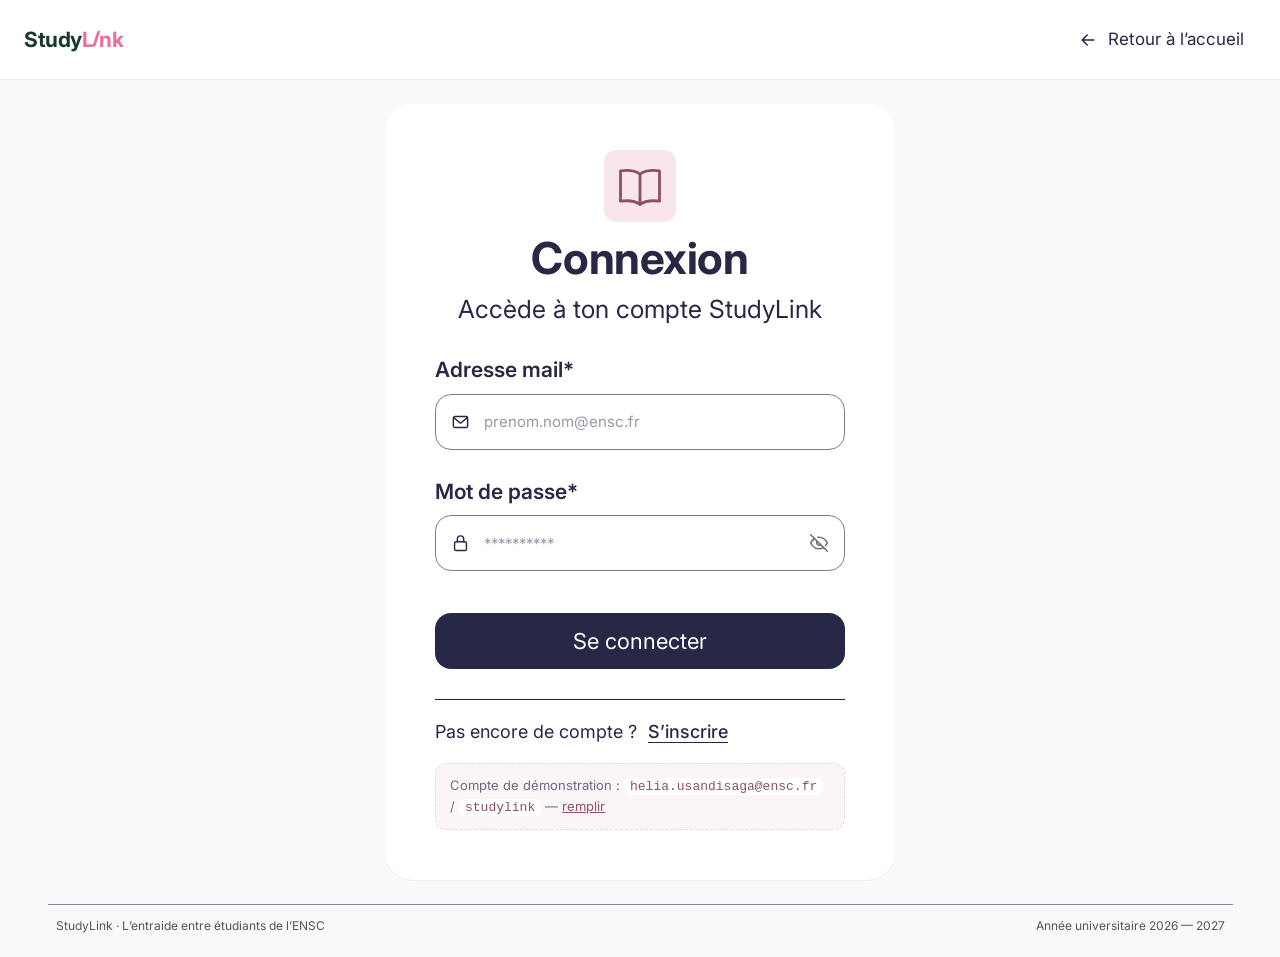
<file: src/proposer.html>
<!DOCTYPE html>
<html lang="fr">
<head>
  <meta charset="UTF-8">
  <meta name="viewport" content="width=device-width, initial-scale=1">
  <title>Proposer de l’aide · StudyLink</title>
  <link rel="icon" href="assets/favicon.svg">
  <link rel="stylesheet" href="css/style.css">
  <script src="js/store.js"></script>
  <script src="js/ui.js"></script>
  <script src="js/slot-form.js"></script>
  <script>SL.requireAuth();</script>
</head>
<body>
  <div id="page">
    <a class="back-link" href="seances.html"><span data-ic="arrowLeft"></span>Retour à mes séances</a>
    <div class="form-page">
      <h1 class="page-title">Proposer de l’aide</h1>
      <form class="form-card" id="slot-form" novalidate>
        <h2>Nouvelle disponibilité</h2>
        <p class="hint">Les champs marqués d’un * sont obligatoires.</p>
        <div class="form-grid">
          <div class="field span-2" data-f="matiere">
            <label for="matiere">Matière *</label>
            <input class="input select" id="matiere" list="matieres-list" placeholder="Sélectionner ou saisir une matière" autocomplete="off">
            <datalist id="matieres-list"></datalist>
            <div class="field-error"></div>
          </div>
          <div class="field" data-f="annee">
            <label for="annee">Année d’études *</label>
            <select class="select" id="annee"></select>
            <div class="field-error"></div>
          </div>
          <div class="field" data-f="date">
            <label for="date">Date *</label>
            <input class="input" id="date" type="date">
            <div class="field-error"></div>
          </div>
          <div class="field" data-f="debut">
            <label for="debut">Heure de début *</label>
            <select class="select" id="debut"></select>
            <div class="field-error"></div>
          </div>
          <div class="field" data-f="fin">
            <label for="fin">Heure de fin *</label>
            <select class="select" id="fin"></select>
            <div class="field-error"></div>
          </div>
          <div class="field span-2" data-f="lieu">
            <label for="lieu">Lieu *</label>
            <select class="select" id="lieu"></select>
            <div class="field-error"></div>
          </div>
          <div class="field span-2" data-f="details">
            <label for="details">Détails supplémentaires <span class="opt">Facultatif</span></label>
            <textarea class="textarea" id="details" placeholder="Chapitres abordés, type d’aide, niveau…&#10;Précisez ce qui pourrait être utile aux étudiants."></textarea>
            <div class="field-error"></div>
          </div>
        </div>
        <button class="btn btn-mauve btn-submit" type="submit">Publier ma disponibilité</button>
      </form>
      <p class="form-foot">Votre disponibilité sera ajoutée au calendrier après publication.</p>
    </div>
  </div>
  <script>
    UI.appShell("proposer");
    UI.hydrateIcons();
    initSlotForm("offre");
  </script>
</body>
</html>
</file>
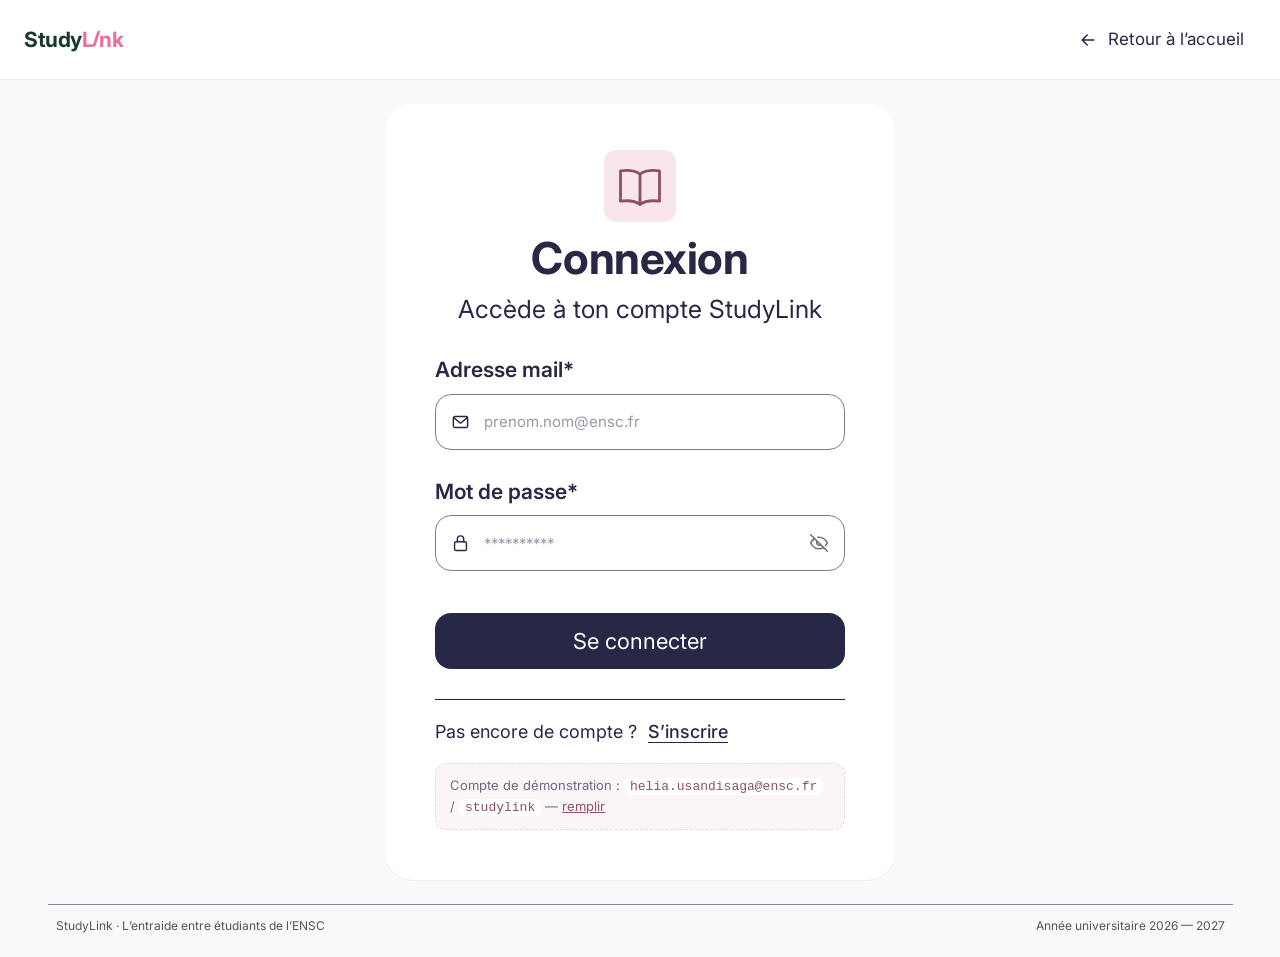
<file: src/seances.html>
<!DOCTYPE html>
<html lang="fr">
<head>
  <meta charset="UTF-8">
  <meta name="viewport" content="width=device-width, initial-scale=1">
  <title>Mes séances · StudyLink</title>
  <link rel="icon" href="assets/favicon.svg">
  <link rel="stylesheet" href="css/style.css">
  <script src="js/store.js"></script>
  <script src="js/ui.js"></script>
  <script>SL.requireAuth();</script>
</head>
<body>
  <div id="page">
    <div style="display:flex;justify-content:space-between;align-items:flex-end;gap:16px;flex-wrap:wrap">
      <div>
        <h1 class="page-title">Mes séances</h1>
        <p class="page-sub">Retrouve tes séances réservées, tes créneaux proposés et leur statut.</p>
      </div>
      <div style="display:flex;gap:10px;flex-wrap:wrap">
        <a class="btn btn-outline btn-sm" href="demander.html"><span data-ic="plus"></span>Demander de l’aide</a>
        <a class="btn btn-primary btn-sm" href="proposer.html"><span data-ic="plus"></span>Proposer de l’aide</a>
      </div>
    </div>

    <div class="stats" id="stats"></div>

    <div class="tabs" style="margin-left:0;margin-top:26px">
      <button class="tab" data-tab="avenir">À venir<span class="n" data-n="avenir"></span></button>
      <button class="tab" data-tab="publies">Mes publications<span class="n" data-n="publies"></span></button>
      <button class="tab" data-tab="historique">Historique<span class="n" data-n="historique"></span></button>
    </div>
    <div class="session-list" id="list"></div>
  </div>

  <script>
    UI.appShell("seances");
    UI.hydrateIcons();
    var me = SL.currentUser();
    var tab = ["avenir", "publies", "historique"].indexOf(SL.param("tab")) > -1 ? SL.param("tab") : "avenir";

    function groups() {
      var all = SL.mySlots(me.id);
      var byStart = function (a, b) { return SL.slotStart(a) - SL.slotStart(b); };
      return {
        avenir: all.filter(function (s) { return s.statut === "reserve"; }).sort(function (a, b) {
          var va = SL.hasStarted(a) ? 0 : 1, vb = SL.hasStarted(b) ? 0 : 1; return va - vb || byStart(a, b);
        }),
        publies: all.filter(function (s) { return s.statut === "ouvert" && s.auteurId === me.id && !SL.isPast(s); }).sort(byStart),
        historique: all.filter(function (s) { return s.statut === "termine" || s.statut === "annule" || (s.statut === "ouvert" && SL.isPast(s)); })
          .sort(function (a, b) { return byStart(b, a); })
      };
    }

    function roleText(s) {
      var other = SL.getUser(SL.otherOf(s, me.id));
      var iHelp = SL.helperOf(s) === me.id;
      if (!other) return s.type === "offre" ? "Cours proposé · en attente d’un étudiant" : "Demande d’aide · en attente d’un tuteur";
      return iHelp ? "Tu aides <strong>" + SL.esc(SL.fullName(other)) + "</strong>" : "Tu es aidé·e par <strong>" + SL.esc(SL.fullName(other)) + "</strong>";
    }
    function status(s) {
      if (s.statut === "termine") return '<span class="chip grey">Terminée</span>';
      if (s.statut === "annule") return '<span class="chip red">Annulée</span>';
      if (s.statut === "ouvert") return SL.isPast(s) ? '<span class="chip grey">Expirée</span>' : '<span class="chip orange">En attente</span>';
      return SL.hasStarted(s) ? '<span class="chip orange">À valider</span>' : '<span class="chip green">Confirmée</span>';
    }

    function item(s) {
      var other = SL.otherOf(s, me.id);
      var toValidate = s.statut === "reserve" && SL.hasStarted(s);
      var past = s.statut === "termine" || s.statut === "annule" || SL.isPast(s);
      var actions = "";
      if (s.statut === "reserve") {
        if (other) actions += '<button class="btn btn-outline btn-sm" data-act="msg">' + UI.icon("message") + "Message</button>";
        if (toValidate) actions += '<button class="btn btn-primary btn-sm" data-act="validate">' + UI.icon("check") + "Valider la séance</button>";
        else actions += '<button class="btn btn-danger btn-sm" data-act="cancel">Annuler</button>';
      } else if (s.statut === "ouvert" && !SL.isPast(s)) {
        actions += '<button class="btn btn-danger btn-sm" data-act="cancel">' + UI.icon("trash") + "Supprimer</button>";
      } else if (s.statut === "termine" && other) {
        actions += '<button class="btn btn-outline btn-sm" data-act="msg">' + UI.icon("message") + "Message</button>";
      }
      var stars = s.rating ? '<span class="stars-view" title="Note">' + "★★★★★".slice(0, s.rating) + '<span style="color:#e2d9e4">' + "★★★★★".slice(s.rating) + "</span></span>" : "";
      return '<article class="session' + (toValidate ? " to-validate" : "") + '" data-id="' + s.id + '">' +
        '<div class="date-block ' + (past ? "grey" : s.type === "offre" ? "lilac" : "") + '"><span class="d">' + SL.dayNum(s.date) + '</span><span class="m">' + SL.monthShort(s.date) + "</span></div>" +
        "<div><h3>" + SL.esc(s.matiere) + " " + status(s) + ' <span class="chip ' + (s.type === "offre" ? "lilac" : "blue") + '">' + (s.type === "offre" ? "Cours proposé" : "Demande d’aide") + "</span> " + stars + "</h3>" +
        '<div class="who-line">' + roleText(s) + "</div>" +
        '<div class="when"><span>' + UI.icon("calendar") + SL.fmtShort(s.date) + "</span><span>" + UI.icon("clock") + s.debut + " – " + s.fin + "</span><span>" + UI.icon("pin") + SL.esc(s.lieu) + "</span></div>" +
        (s.feedback ? '<div class="muted" style="font-size:13px;margin-top:6px;font-style:italic">« ' + SL.esc(s.feedback) + " »</div>" : "") +
        "</div>" +
        '<div class="session-actions">' + actions + "</div></article>";
    }

    var EMPTY = {
      avenir: ["Aucune séance prévue", "Réserve un créneau ou réponds à une demande d’aide.", '<a class="btn btn-primary" href="creneaux.html">Consulter les créneaux</a>'],
      publies: ["Aucune publication en attente", "Propose ton aide ou publie une demande : elle apparaîtra ici en attendant qu’un étudiant la réserve.", '<a class="btn btn-primary" href="proposer.html">Proposer de l’aide</a>'],
      historique: ["Pas encore d’historique", "Tes séances terminées et annulées apparaîtront ici.", ""]
    };

    function render() {
      var g = groups();
      document.querySelectorAll(".tab").forEach(function (t) { t.classList.toggle("active", t.dataset.tab === tab); });
      document.querySelectorAll("[data-n]").forEach(function (n) { n.textContent = g[n.dataset.n].length; });
      var list = g[tab];
      document.getElementById("list").innerHTML = list.length ? list.map(item).join("") :
        '<div class="empty"><div class="ic-box">' + UI.icon("calendar") + "</div><strong>" + EMPTY[tab][0] + "</strong>" + EMPTY[tab][1] + "<div>" + EMPTY[tab][2] + "</div></div>";
      var st = SL.statsFor(me.id);
      document.getElementById("stats").innerHTML =
        '<div class="stat"><div class="v">' + st.received + '</div><div class="k">séance' + (st.received > 1 ? "s" : "") + " reçue" + (st.received > 1 ? "s" : "") + "</div></div>" +
        '<div class="stat"><div class="v">' + st.given + '</div><div class="k">séance' + (st.given > 1 ? "s" : "") + " donnée" + (st.given > 1 ? "s" : "") + "</div></div>" +
        '<div class="stat"><div class="v">' + (st.avg ? st.avg.toFixed(1) + " ★" : "—") + '</div><div class="k">note moyenne en tant que tuteur</div></div>';
    }

    document.querySelectorAll(".tab").forEach(function (t) {
      t.onclick = function () { tab = t.dataset.tab; history.replaceState(null, "", "?tab=" + tab); render(); };
    });

    document.getElementById("list").addEventListener("click", function (e) {
      var b = e.target.closest("[data-act]"); if (!b) return;
      var id = b.closest(".session").dataset.id, s = SL.getSlot(id);
      if (b.dataset.act === "msg") location.href = "messagerie.html?c=" + SL.getOrCreateConversation(me.id, SL.otherOf(s, me.id));
      if (b.dataset.act === "cancel") {
        var mineOwn = s.auteurId === me.id;
        var txt = mineOwn
          ? (s.reservedBy ? "L’étudiant inscrit sera prévenu et le créneau sera supprimé." : "Ce créneau ne sera plus visible par les autres étudiants.")
          : "Ton inscription sera annulée et le créneau redeviendra disponible pour les autres étudiants.";
        UI.confirmDialog(mineOwn && !s.reservedBy ? "Supprimer cette publication ?" : "Annuler cette séance ?", txt, mineOwn && !s.reservedBy ? "Supprimer" : "Annuler la séance", true)
          .then(function (ok) { if (ok) { SL.cancelSlot(id, me.id); UI.toast("C’est annulé."); render(); } });
      }
      if (b.dataset.act === "validate") validate(s);
    });

    function validate(s) {
      var other = SL.getUser(SL.otherOf(s, me.id));
      var iLearn = SL.learnerOf(s) === me.id;
      var rating = 0;
      var m = UI.modal('<div class="modal-center"><div class="ok-icon">' + UI.icon("check") + "</div><h2>Valider la séance</h2>" +
        '<p class="modal-sub">' + SL.esc(s.matiere) + " avec " + SL.esc(SL.fullName(other)) + " · " + SL.fmtShort(s.date) + "</p>" +
        (iLearn ? '<p style="margin-top:18px;font-weight:600">Comment s’est passée la séance ?</p><div class="star-input">' + [1, 2, 3, 4, 5].map(function (i) { return '<button type="button" data-star="' + i + '" aria-label="' + i + ' étoile(s)">★</button>'; }).join("") + "</div>" : "") +
        "</div>" +
        '<div class="field" style="margin-top:20px"><label for="fb">' + (iLearn ? "Un mot pour ton tuteur" : "Un commentaire") + ' <span class="opt">Facultatif</span></label><textarea class="textarea" id="fb" placeholder="Merci pour…"></textarea></div>' +
        '<div class="modal-actions"><button class="btn btn-outline" data-close>Plus tard</button><button class="btn btn-primary" data-ok>Valider</button></div>', { size: "sm" });
      m.el.querySelectorAll("[data-star]").forEach(function (b) {
        b.onclick = function () { rating = +b.dataset.star; m.el.querySelectorAll("[data-star]").forEach(function (x) { x.classList.toggle("on", +x.dataset.star <= rating); }); };
      });
      m.el.querySelector("[data-ok]").onclick = function () {
        SL.completeSlot(s.id, me.id, iLearn ? rating || null : s.rating, m.el.querySelector("#fb").value.trim());
        m.close(); UI.toast("Séance validée, merci !"); render();
      };
    }

    render();
  </script>
</body>
</html>
</file>
<file: src/css/style.css>
/* =========================================================
   StudyLink — feuille de style globale
   ========================================================= */
@import url("https://fonts.googleapis.com/css2?family=Inter:ital,wght@0,400;0,500;0,600;0,700;0,800;1,400;1,500&display=swap");

:root {
  --navy: #272845;
  --navy-hover: #363860;
  --text: #272845;
  --muted: #6b6b7b;
  --muted-2: #9a97a6;
  --bg: #fbf8fb;
  --white: #ffffff;
  --pink-50: #fcf5f8;
  --pink-100: #f8e6ec;
  --pink-200: #f1d3de;
  --mauve: #8b5068;
  --mauve-hover: #74405637;
  --rose: #e8709f;
  --badge: #cdafb2;
  --lilac-100: #eeeaf8;
  --lilac-text: #6b5fa8;
  --blue-100: #e8eefb;
  --blue-text: #4a68a8;
  --green-100: #e3f3ea;
  --green: #2e6b4a;
  --orange-100: #fcefdc;
  --orange: #9a5b13;
  --red-100: #fbe4e4;
  --red: #b23b3b;
  --border: #e9e2ea;
  --border-strong: #2728451a;
  --radius-sm: 8px;
  --radius: 12px;
  --radius-lg: 18px;
  --radius-xl: 28px;
  --shadow: 0 1px 2px rgba(39, 40, 69, .04), 0 6px 24px rgba(39, 40, 69, .06);
  --shadow-lg: 0 20px 60px rgba(39, 40, 69, .18);
  --sidebar-w: 232px;
}

*, *::before, *::after { box-sizing: border-box; }
html { -webkit-text-size-adjust: 100%; }
body {
  margin: 0;
  font-family: "Inter", system-ui, -apple-system, "Segoe UI", Roboto, sans-serif;
  color: var(--text);
  background: var(--bg);
  line-height: 1.5;
  -webkit-font-smoothing: antialiased;
}
a { color: inherit; }
img, svg { display: block; }
button, input, select, textarea { font: inherit; color: inherit; }
h1, h2, h3, h4 { margin: 0; line-height: 1.2; }
p { margin: 0; }
.sr-only { position: absolute; width: 1px; height: 1px; overflow: hidden; clip: rect(0 0 0 0); white-space: nowrap; }
.muted { color: var(--muted); }
.hidden { display: none !important; }

/* ---------- Logo ---------- */
.logo { display: inline-flex; align-items: baseline; font-weight: 700; font-size: 21px; letter-spacing: -.02em; text-decoration: none; color: #18392b; }
.logo .l-link { color: var(--rose); position: relative; }
.logo .l-i { display: inline-block; width: .16em; height: .78em; background: var(--rose); border-radius: 2px; transform: skewX(-18deg) translateY(.02em); margin: 0 .07em 0 .05em; position: relative; }

/* ---------- Icons ---------- */
.ic { width: 20px; height: 20px; flex: none; stroke: currentColor; fill: none; stroke-width: 1.8; stroke-linecap: round; stroke-linejoin: round; }
.ic-fill { fill: currentColor; stroke: none; }

/* ---------- Buttons ---------- */
.btn {
  display: inline-flex; align-items: center; justify-content: center; gap: 10px;
  padding: 11px 20px; border-radius: var(--radius); border: 1px solid transparent;
  font-weight: 600; font-size: 15px; cursor: pointer; text-decoration: none;
  transition: background .15s, border-color .15s, color .15s, transform .05s, box-shadow .15s;
  white-space: nowrap;
}
.btn:active { transform: translateY(1px); }
.btn:focus-visible, .input:focus-visible, .select:focus-visible { outline: 3px solid #e8709f55; outline-offset: 2px; }
.btn-primary { background: var(--navy); color: #fff; }
.btn-primary:hover { background: var(--navy-hover); }
.btn-outline { background: #fff; border-color: var(--border); color: var(--text); }
.btn-outline:hover { border-color: #cfc5d1; background: var(--pink-50); }
.btn-mauve { background: var(--mauve); color: #fff; }
.btn-mauve:hover { background: #77425a; }
.btn-soft { background: var(--pink-50); color: var(--mauve); justify-content: space-between; font-size: 14px; }
.btn-soft:hover { background: var(--pink-100); }
.btn-danger { background: #fff; color: var(--red); border-color: #efcccc; }
.btn-danger:hover { background: var(--red-100); }
.btn-ghost { background: transparent; color: var(--muted); padding: 8px 10px; }
.btn-ghost:hover { color: var(--text); background: var(--pink-50); }
.btn-pill { border-radius: 999px; }
.btn-sm { padding: 8px 14px; font-size: 14px; border-radius: 10px; }
.btn-lg { padding: 15px 26px; font-size: 17px; }
.btn-block { width: 100%; }
.btn[disabled] { opacity: .5; cursor: not-allowed; }

/* ---------- Forms ---------- */
.field { display: flex; flex-direction: column; gap: 8px; }
.field > label, .label { font-weight: 600; font-size: 14px; display: flex; justify-content: space-between; align-items: baseline; }
.label .opt { font-weight: 400; color: var(--muted); font-size: 13px; }
.input, .select, .textarea {
  width: 100%; padding: 12px 14px; border: 1px solid var(--border); border-radius: var(--radius);
  background: #fff; font-size: 15px; transition: border-color .15s, box-shadow .15s;
}
.input::placeholder, .textarea::placeholder { color: var(--muted-2); }
.input:focus, .select:focus, .textarea:focus { outline: none; border-color: var(--mauve); box-shadow: 0 0 0 3px #8b506822; }
.textarea { min-height: 96px; resize: vertical; }
.select { appearance: none; -webkit-appearance: none; padding-right: 40px; cursor: pointer;
  background-image: url("data:image/svg+xml,%3Csvg xmlns='http://www.w3.org/2000/svg' width='12' height='12' viewBox='0 0 24 24' fill='none' stroke='%23272845' stroke-width='2.4' stroke-linecap='round' stroke-linejoin='round'%3E%3Cpath d='m6 9 6 6 6-6'/%3E%3C/svg%3E");
  background-repeat: no-repeat; background-position: right 16px center; }
.input.select::-webkit-calendar-picker-indicator { opacity: 0; }
.input-icon { position: relative; }
.input-icon > .ic { position: absolute; left: 16px; top: 50%; transform: translateY(-50%); color: var(--text); width: 19px; height: 19px; }
.input-icon .input { padding-left: 48px; }
.input-icon .toggle-pw { position: absolute; right: 8px; top: 50%; transform: translateY(-50%); background: none; border: 0; padding: 8px; cursor: pointer; color: var(--muted); border-radius: 8px; }
.input-icon .toggle-pw:hover { color: var(--text); background: var(--pink-50); }
.input-icon.has-toggle .input { padding-right: 48px; }
.field.invalid .input, .field.invalid .select, .field.invalid .textarea { border-color: #d77; }
.field-error { color: var(--red); font-size: 13px; min-height: 0; }
.form-error { background: var(--red-100); color: var(--red); padding: 12px 14px; border-radius: var(--radius); font-size: 14px; }
.form-grid { display: grid; grid-template-columns: 1fr 1fr; gap: 18px 22px; }
.form-grid .span-2 { grid-column: span 2; }

/* ---------- Public header / footer ---------- */
.site-header { background: #fff; height: 80px; display: flex; align-items: center; padding: 0 24px; position: sticky; top: 0; z-index: 20; border-bottom: 1px solid #f1ecf2; }
.site-header .inner { width: 100%; max-width: 1260px; margin: 0 auto; display: flex; align-items: center; gap: 24px; }
.site-nav { display: flex; align-items: center; gap: 8px; margin-left: auto; }
.site-nav a.nav-link { text-decoration: none; padding: 8px 18px; font-size: 17px; border-radius: 10px; }
.site-nav a.nav-link:hover { background: var(--pink-50); }
.site-nav a.nav-link.active { text-decoration: underline; text-underline-offset: 5px; }
.site-nav .btn { font-weight: 500; font-size: 17px; min-width: 170px; padding: 8px 20px; }
.site-nav .btn-login { background: #fff; border: 1px solid var(--border); border-radius: 999px; }
.site-nav .btn-login:hover { background: var(--pink-50); }
.site-nav .btn-signup { background: var(--pink-100); border-radius: 999px; }
.site-nav .btn-signup:hover { background: var(--pink-200); }
.nav-burger { display: none; margin-left: auto; background: none; border: 0; padding: 8px; cursor: pointer; }
.header-back { margin-left: auto; display: inline-flex; gap: 10px; align-items: center; text-decoration: none; font-size: 17px; padding: 8px 12px; border-radius: 10px; }
.header-back:hover { background: var(--pink-50); }

.site-footer { max-width: 1185px; margin: 0 auto; border-top: 1px solid #8a8a95; display: flex; justify-content: space-between; gap: 12px; padding: 12px 8px 24px; font-size: 12px; color: #555; flex-wrap: wrap; }

/* ---------- Landing ---------- */
.hero { background: var(--pink-100); padding: 36px 24px 34px; }
.hero .inner { max-width: 1180px; margin: 0 auto; }
.hero h1 { font-size: clamp(28px, 3.4vw, 37px); font-weight: 700; letter-spacing: -.01em; }
.hero .lead { font-style: italic; font-size: clamp(19px, 2.2vw, 27px); line-height: 1.5; max-width: 800px; margin-top: 8px; }
.hero .actions { display: flex; gap: 20px; margin-top: 26px; flex-wrap: wrap; }
.hero .btn { border-radius: 999px; font-weight: 500; font-size: 17px; padding: 13px 18px 13px 18px; min-width: 216px; justify-content: space-between; border: 1px solid var(--navy); }
.hero .btn-outline { border-color: var(--navy); background: #fff; }

.section { max-width: 1185px; margin: 0 auto; padding: 36px 24px; }
.section-title { font-size: clamp(24px, 2.6vw, 31px); font-weight: 600; margin-bottom: 22px; }
.steps { display: grid; grid-template-columns: repeat(3, 1fr); gap: 44px; }
.step { position: relative; background: var(--pink-50); border: 1px solid var(--navy); border-radius: var(--radius-xl); text-align: center; padding: 22px 24px 26px; }
.step .num { position: absolute; left: 28px; top: 22px; width: 46px; height: 46px; border-radius: 50%; background: var(--badge); display: grid; place-items: center; font-size: 26px; }
.step .step-ic { width: 76px; height: 76px; margin: 0 auto 16px; color: var(--navy); }
.step h3 { font-size: 22px; margin-bottom: 14px; }
.step p { font-size: 17px; line-height: 1.6; }
.two-way { margin-top: 26px; background: var(--pink-100); border: 1px solid var(--navy); border-radius: var(--radius-xl); padding: 34px 40px; display: flex; align-items: center; gap: 26px; }
.two-way .ic { width: 92px; height: 60px; color: #1b1b22; flex: none; }
.two-way h3 { font-size: 22px; }
.two-way p { font-size: 17px; }

/* Content pages (à propos / comment ça marche) */
.page-hero { background: var(--pink-100); padding: 40px 24px; }
.page-hero .inner { max-width: 1180px; margin: 0 auto; }
.page-hero h1 { font-size: clamp(28px, 3.2vw, 36px); }
.page-hero p { font-size: 19px; margin-top: 8px; font-style: italic; max-width: 760px; }
.card-grid { display: grid; grid-template-columns: repeat(auto-fit, minmax(260px, 1fr)); gap: 22px; }
.info-card { background: #fff; border: 1px solid var(--border); border-radius: var(--radius-lg); padding: 24px; }
.info-card .ic-box { margin-bottom: 14px; }
.info-card h3 { font-size: 19px; margin-bottom: 8px; }
.info-card p { color: var(--muted); }
.timeline { display: grid; gap: 18px; counter-reset: tl; }
.timeline li { list-style: none; background: #fff; border: 1px solid var(--border); border-radius: var(--radius-lg); padding: 20px 22px 20px 78px; position: relative; }
.timeline li::before { counter-increment: tl; content: counter(tl); position: absolute; left: 22px; top: 20px; width: 38px; height: 38px; border-radius: 50%; background: var(--badge); display: grid; place-items: center; font-size: 19px; }
.timeline h3 { font-size: 18px; margin-bottom: 4px; }
.timeline p { color: var(--muted); }
.faq details { background: #fff; border: 1px solid var(--border); border-radius: var(--radius); padding: 16px 20px; margin-bottom: 12px; }
.faq summary { font-weight: 600; cursor: pointer; }
.faq details p { margin-top: 10px; color: var(--muted); }
.cta-band { background: var(--navy); color: #fff; border-radius: var(--radius-xl); padding: 34px 40px; display: flex; align-items: center; justify-content: space-between; gap: 24px; flex-wrap: wrap; }
.cta-band h2 { font-size: 24px; }
.cta-band p { opacity: .8; margin-top: 4px; }
.cta-band .btn { background: var(--pink-100); color: var(--navy); border-radius: 999px; }
.cta-band .btn:hover { background: #fff; }

/* ---------- Auth pages ---------- */
.auth-wrap { min-height: calc(100vh - 80px - 60px); padding: 24px; display: flex; justify-content: center; align-items: flex-start; }
.auth-card { background: #fff; border-radius: var(--radius-xl); width: 100%; max-width: 510px; padding: 46px 50px 50px; text-align: left; box-shadow: 0 1px 0 #f2ecf3; }
.auth-card.wide { max-width: 1100px; padding: 36px 78px 32px; }
.auth-head { text-align: center; margin-bottom: 26px; }
.auth-icon { width: 72px; height: 72px; border-radius: 12px; background: var(--pink-100); display: grid; place-items: center; margin: 0 auto 10px; color: var(--mauve); }
.auth-icon .ic { width: 52px; height: 52px; stroke-width: 1.3; }
.auth-head h1 { font-size: 44px; font-weight: 700; letter-spacing: -.01em; }
.auth-head p { font-size: 25px; margin-top: 6px; }
.auth-card .field > label { font-size: 21px; font-weight: 600; }
.auth-card .input { height: 56px; border-radius: 16px; border-color: #7d7d86; font-size: 15px; }
.auth-card .btn-primary { height: 56px; border-radius: 16px; font-size: 22px; font-weight: 400; }
.auth-form { display: flex; flex-direction: column; gap: 26px; }
.auth-sep { border: 0; border-top: 1px solid #222; margin: 30px 0 18px; }
.auth-alt { font-size: 18px; }
.auth-alt a { font-weight: 500; margin-left: 6px; text-underline-offset: 4px; }
.demo-hint { margin-top: 18px; background: var(--pink-50); border: 1px dashed var(--pink-200); border-radius: var(--radius); padding: 12px 14px; font-size: 13px; color: var(--muted); }
.demo-hint code { background: #fff; padding: 1px 6px; border-radius: 6px; color: var(--mauve); }
.demo-hint button { background: none; border: 0; color: var(--mauve); text-decoration: underline; cursor: pointer; padding: 0; font-size: 13px; }

/* ---------- App shell ---------- */
.app { display: flex; min-height: 100vh; }
.sidebar { width: var(--sidebar-w); flex: none; background: #fff; display: flex; flex-direction: column; position: sticky; top: 0; height: 100vh; z-index: 30; border-right: 1px solid #f4eff5; }
.sidebar .brand { height: 80px; display: flex; align-items: center; padding: 0 24px; background: var(--pink-50); }
.side-nav { padding: 32px 14px; display: flex; flex-direction: column; gap: 12px; }
.side-link { display: flex; align-items: center; gap: 12px; padding: 12px 14px; border-radius: 12px; text-decoration: none; font-size: 14px; font-weight: 500; color: #4b4b5a; position: relative; }
.side-link .ic { width: 19px; height: 19px; color: #5c5c6b; }
.side-link:hover { background: var(--pink-50); }
.side-link.active { background: var(--pink-100); color: var(--mauve); }
.side-link.active .ic { color: var(--mauve); }
.side-link .count { margin-left: auto; background: var(--mauve); color: #fff; font-size: 11px; font-weight: 700; min-width: 20px; height: 20px; padding: 0 6px; border-radius: 10px; display: grid; place-items: center; }
.side-user { margin: auto 14px 18px; background: var(--pink-50); border-radius: 12px; padding: 14px 16px; text-decoration: none; display: block; }
.side-user strong { display: block; font-size: 14px; }
.side-user span { font-size: 12px; color: var(--muted); }
.side-user:hover { background: var(--pink-100); }

.app-main { flex: 1; min-width: 0; display: flex; flex-direction: column; }
.topbar { height: 80px; background: #fff; display: flex; align-items: center; justify-content: flex-end; gap: 22px; padding: 0 60px 0 24px; position: sticky; top: 0; z-index: 25; }
.topbar .burger { display: none; margin-right: auto; background: none; border: 0; padding: 8px; cursor: pointer; }
.topbar .who { font-size: 14px; font-weight: 500; text-decoration: none; min-width: 120px; }
.bell-wrap { position: relative; }
.bell { width: 40px; height: 40px; border-radius: 10px; border: 0; background: var(--pink-50); display: grid; place-items: center; cursor: pointer; position: relative; }
.bell:hover { background: var(--pink-100); }
.bell .dot { position: absolute; top: 7px; right: 8px; width: 8px; height: 8px; border-radius: 50%; background: var(--mauve); border: 2px solid #fff; box-sizing: content-box; }
.notif-panel { position: absolute; right: 0; top: 50px; width: 360px; max-width: calc(100vw - 32px); background: #fff; border: 1px solid var(--border); border-radius: var(--radius-lg); box-shadow: var(--shadow-lg); overflow: hidden; }
.notif-head { display: flex; justify-content: space-between; align-items: center; padding: 14px 16px; border-bottom: 1px solid var(--border); }
.notif-head strong { font-size: 15px; }
.notif-head button { background: none; border: 0; color: var(--mauve); font-size: 13px; cursor: pointer; }
.notif-list { max-height: 380px; overflow: auto; }
.notif-item { display: flex; gap: 12px; padding: 12px 16px; text-decoration: none; border-bottom: 1px solid #f4eff5; font-size: 14px; }
.notif-item:hover { background: var(--pink-50); }
.notif-item.unread { background: #fdf6f9; }
.notif-item .ndot { width: 8px; height: 8px; border-radius: 50%; margin-top: 7px; flex: none; background: transparent; }
.notif-item.unread .ndot { background: var(--mauve); }
.notif-item time { display: block; font-size: 12px; color: var(--muted); margin-top: 2px; }
.notif-empty { padding: 24px; text-align: center; color: var(--muted); font-size: 14px; }

.app-content { flex: 1; padding: 40px 60px 40px 36px; max-width: 1120px; width: 100%; }
.app-footer { display: flex; justify-content: space-between; gap: 12px; flex-wrap: wrap; padding: 18px 60px 26px 36px; font-size: 12px; color: #555; max-width: 1120px; }
.sidebar-backdrop { display: none; }

/* ---------- App components ---------- */
.eyebrow { font-size: 11px; font-weight: 600; letter-spacing: .06em; text-transform: uppercase; color: var(--mauve); margin-bottom: 14px; }
.page-title { font-size: 31px; font-weight: 700; letter-spacing: -.01em; }
.page-sub { color: var(--muted); margin-top: 10px; font-size: 15px; }
.back-link { display: inline-flex; gap: 8px; align-items: center; color: var(--muted); text-decoration: none; font-size: 13px; margin-bottom: 18px; }
.back-link:hover { color: var(--text); }
.back-link .ic { width: 15px; height: 15px; }
.block-title { font-size: 19px; font-weight: 600; margin-top: 34px; }
.block-sub { color: var(--muted); font-size: 13px; margin: 6px 0 16px; }

.tile-grid { display: grid; grid-template-columns: repeat(3, 1fr); gap: 22px; }
.tile { background: #fff; border: 1px solid var(--border); border-radius: var(--radius-lg); padding: 18px 20px 16px; display: flex; flex-direction: column; transition: border-color .15s, box-shadow .15s; }
.tile:hover { border-color: #e2c9d3; box-shadow: var(--shadow); }
.tile.featured { border-color: #dcbac7; }
.ic-box { width: 36px; height: 36px; border-radius: 8px; display: grid; place-items: center; background: var(--pink-100); color: var(--mauve); }
.ic-box .ic { width: 17px; height: 17px; }
.ic-box.lilac { background: var(--lilac-100); color: var(--lilac-text); }
.ic-box.green { background: var(--green-100); color: var(--green); }
.tile h3 { font-size: 17px; font-weight: 600; margin: 18px 0 10px; }
.tile p { color: var(--muted); font-size: 13px; line-height: 1.55; flex: 1; }
.tile .btn { margin-top: 14px; font-size: 13px; padding: 9px 12px; border-radius: 6px; justify-content: space-between; }
.tile .btn .ic { width: 15px; height: 15px; }

.next-banner { margin-top: 26px; background: #fff; border: 1px solid var(--border); border-left: 4px solid var(--mauve); border-radius: var(--radius); padding: 14px 18px; display: flex; align-items: center; gap: 16px; flex-wrap: wrap; }
.next-banner .txt { flex: 1; min-width: 200px; font-size: 14px; }
.next-banner strong { display: block; font-size: 15px; }

/* Filters / tabs */
.filters { background: #fff; border: 1px solid var(--border); border-radius: var(--radius-lg); padding: 24px 16px; display: grid; grid-template-columns: 1.7fr 1fr 1fr 1fr; gap: 14px; margin-top: 22px; }
.filters .input, .filters .select { height: 44px; font-size: 14px; border-radius: 10px; }
.filters .select { font-weight: 600; text-align: center; text-align-last: center; }
.search-box { position: relative; }
.search-box .ic { position: absolute; left: 14px; top: 50%; transform: translateY(-50%); width: 15px; height: 15px; color: var(--muted); }
.search-box .input { padding-left: 36px; }
.tabs { display: flex; gap: 8px; margin: 18px 0 6px 18px; flex-wrap: wrap; }
.tab { border: 0; background: none; padding: 4px 18px; border-radius: 999px; font-weight: 600; font-size: 14px; cursor: pointer; }
.tab:hover { background: var(--pink-50); }
.tab.active { background: var(--pink-100); }
.tab.active.blue { background: var(--blue-100); }
.tab .n { font-weight: 500; color: var(--muted); margin-left: 4px; }
.result-count { font-weight: 600; font-size: 14px; margin: 4px 0 12px; }

.slot-grid { display: grid; grid-template-columns: repeat(3, 1fr); gap: 22px; }
.slot-card { background: #fff; border: 1px solid var(--border); border-radius: var(--radius-lg); padding: 14px 18px 18px; display: flex; flex-direction: column; transition: box-shadow .15s; }
.slot-card:hover { box-shadow: var(--shadow); }
.slot-type { font-weight: 600; font-size: 14px; }
.slot-person { display: flex; gap: 14px; align-items: center; margin-top: 10px; }
.avatar { width: 48px; height: 48px; border-radius: 8px; display: grid; place-items: center; font-weight: 600; font-size: 15px; flex: none; background: var(--lilac-100); color: var(--lilac-text); }
.avatar.blue { background: var(--blue-100); color: var(--blue-text); }
.avatar.pink { background: var(--pink-100); color: var(--mauve); }
.avatar.sm { width: 38px; height: 38px; font-size: 13px; border-radius: 10px; }
.avatar.round { border-radius: 50%; }
.slot-person .name { font-size: 17px; font-weight: 500; }
.slot-person .meta { font-size: 12px; color: var(--muted); }
.slot-subject { font-size: 13px; margin-top: 12px; }
.slot-detail { font-size: 12.5px; color: var(--muted); margin-top: 6px; display: -webkit-box; -webkit-line-clamp: 2; -webkit-box-orient: vertical; overflow: hidden; min-height: 2.8em; }
.slot-date { font-size: 14px; font-weight: 500; margin-top: 12px; }
.slot-actions { display: grid; grid-template-columns: 1fr 1.15fr; gap: 14px; margin-top: 14px; }
.slot-actions .btn { height: 44px; border-radius: 10px; font-size: 14px; }
.empty { background: #fff; border: 1px dashed var(--pink-200); border-radius: var(--radius-lg); padding: 40px 24px; text-align: center; color: var(--muted); grid-column: 1 / -1; }
.empty .ic-box { margin: 0 auto 12px; width: 48px; height: 48px; }
.empty strong { display: block; color: var(--text); margin-bottom: 6px; font-size: 16px; }
.empty .btn { margin-top: 14px; }

/* Chips & status */
.chip { display: inline-flex; align-items: center; gap: 6px; font-size: 12px; font-weight: 600; padding: 4px 10px; border-radius: 6px; white-space: nowrap; }
.chip.green { background: var(--green-100); color: var(--green); }
.chip.orange { background: var(--orange-100); color: var(--orange); }
.chip.grey { background: #efedf1; color: #66637a; }
.chip.red { background: var(--red-100); color: var(--red); }
.chip.lilac { background: var(--lilac-100); color: var(--lilac-text); }
.chip.blue { background: var(--blue-100); color: var(--blue-text); }
.chip.pink { background: var(--pink-100); color: var(--mauve); }

/* Form card (proposer / demander) */
.form-page { max-width: 586px; margin: 0 auto; }
.form-page .page-title { margin-bottom: 20px; padding-left: 18px; font-size: 33px; }
.form-card { background: #fff; border: 1px solid var(--border); border-radius: var(--radius-lg); padding: 26px 24px 24px; }
.form-card h2 { font-size: 19px; font-weight: 600; }
.form-card .hint { color: var(--muted); font-size: 13px; margin: 6px 0 24px; }
.form-card .field > label { font-size: 13px; }
.form-card .input, .form-card .select { height: 44px; font-size: 14px; border-radius: 10px; }
.form-card .textarea { font-size: 13.5px; border-radius: 10px; }
.form-card .form-grid { gap: 22px 22px; }
.form-card .btn-submit { margin-top: 24px; height: 46px; width: 100%; border-radius: 8px; font-size: 14px; }
.form-foot { color: var(--muted); font-size: 12px; margin-top: 18px; }
.date-wrap { position: relative; }
.date-wrap .input { padding-right: 12px; }

/* Séances */
.session-list { display: flex; flex-direction: column; gap: 14px; margin-top: 8px; }
.session { background: #fff; border: 1px solid var(--border); border-radius: var(--radius-lg); padding: 16px 18px; display: grid; grid-template-columns: 70px 1fr auto; gap: 18px; align-items: center; }
.session.to-validate { border-color: #e6c08f; background: #fffdf9; }
.date-block { width: 64px; height: 68px; border-radius: 12px; background: var(--pink-100); text-align: center; display: flex; flex-direction: column; justify-content: center; }
.date-block .d { font-size: 24px; font-weight: 700; line-height: 1; }
.date-block .m { font-size: 12px; text-transform: uppercase; color: var(--mauve); font-weight: 600; margin-top: 4px; }
.date-block.lilac { background: var(--lilac-100); }
.date-block.lilac .m { color: var(--lilac-text); }
.date-block.grey { background: #f1eff3; }
.date-block.grey .m { color: #777; }
.session h3 { font-size: 17px; display: flex; align-items: center; gap: 10px; flex-wrap: wrap; }
.session .who-line { font-size: 14px; margin-top: 4px; }
.session .when { font-size: 13px; color: var(--muted); margin-top: 4px; display: flex; gap: 14px; flex-wrap: wrap; }
.session .when span { display: inline-flex; gap: 5px; align-items: center; }
.session .when .ic { width: 14px; height: 14px; }
.session-actions { display: flex; gap: 8px; flex-wrap: wrap; justify-content: flex-end; }
.stars-view { color: #d49a2a; letter-spacing: 1px; font-size: 14px; }

.stats { display: grid; grid-template-columns: repeat(3, 1fr); gap: 16px; margin-top: 24px; }
.stat { background: #fff; border: 1px solid var(--border); border-radius: var(--radius-lg); padding: 16px 18px; }
.stat .v { font-size: 26px; font-weight: 700; }
.stat .k { color: var(--muted); font-size: 13px; }

/* Modal */
.modal-backdrop { position: fixed; inset: 0; background: rgba(251, 248, 251, .78); backdrop-filter: blur(2px); display: flex; align-items: center; justify-content: center; padding: 20px; z-index: 100; animation: fade .15s ease-out; }
.modal { background: #fff; border: 1px solid var(--border); border-radius: 24px; box-shadow: var(--shadow-lg); width: 100%; max-width: 720px; max-height: calc(100vh - 40px); overflow: auto; padding: 38px 64px 30px; position: relative; animation: pop .18s ease-out; }
.modal.sm { max-width: 500px; padding: 32px 36px 28px; }
.modal-close { position: absolute; top: 14px; right: 14px; background: none; border: 0; padding: 8px; border-radius: 10px; cursor: pointer; color: var(--muted); }
.modal-close:hover { background: var(--pink-50); color: var(--text); }
.modal-center { text-align: center; }
.modal .ok-icon { width: 72px; height: 72px; border-radius: 14px; background: var(--green-100); color: var(--green); display: grid; place-items: center; margin: 0 auto 18px; }
.modal .ok-icon .ic { width: 30px; height: 30px; stroke-width: 2.4; }
.modal h2 { font-size: 27px; font-weight: 700; }
.modal .modal-sub { color: var(--muted); margin-top: 14px; font-size: 15px; }
.recap { background: var(--pink-100); border-radius: 16px; padding: 22px 26px 30px; margin-top: 34px; text-align: left; }
.recap .top { display: flex; justify-content: space-between; align-items: flex-start; gap: 12px; }
.recap h3 { font-size: 21px; font-weight: 600; }
.recap .p { color: var(--muted); font-size: 14px; margin-top: 6px; }
.recap .date { font-size: 16px; font-weight: 500; margin-top: 18px; }
.recap .loc { font-size: 14px; color: var(--muted); margin-top: 8px; }
.modal-actions { display: grid; grid-template-columns: 1fr 1fr; gap: 22px; margin-top: 36px; }
.modal-actions .btn { height: 44px; border-radius: 8px; font-size: 14px; }
.modal-note { font-size: 12px; color: var(--muted); margin-top: 22px; text-align: left; }
.modal .info-rows { display: grid; gap: 12px; margin-top: 20px; text-align: left; }
.info-row { display: flex; gap: 12px; align-items: flex-start; font-size: 14px; }
.info-row .ic { width: 18px; height: 18px; color: var(--mauve); margin-top: 1px; }
.info-row .k { color: var(--muted); font-size: 12px; }
.star-input { display: flex; gap: 6px; justify-content: center; margin-top: 18px; }
.star-input button { background: none; border: 0; cursor: pointer; font-size: 34px; color: #e2d9e4; padding: 0 2px; line-height: 1; }
.star-input button.on { color: #e0a63a; }
@keyframes fade { from { opacity: 0; } }
@keyframes pop { from { opacity: 0; transform: translateY(8px) scale(.98); } }

/* Toast */
.toast-zone { position: fixed; bottom: 24px; left: 50%; transform: translateX(-50%); display: flex; flex-direction: column; gap: 8px; z-index: 200; }
.toast { background: var(--navy); color: #fff; padding: 12px 18px; border-radius: 12px; font-size: 14px; box-shadow: var(--shadow-lg); display: flex; gap: 10px; align-items: center; animation: pop .2s ease-out; }
.toast .ic { width: 18px; height: 18px; color: #9fe0bb; }

/* Messagerie */
.chat { margin-top: 18px; background: #fff; border: 1px solid var(--border); border-radius: var(--radius-lg); display: grid; grid-template-columns: 300px 1fr; height: calc(100vh - 290px); min-height: 460px; overflow: hidden; }
.conv-list { border-right: 1px solid var(--border); display: flex; flex-direction: column; min-height: 0; }
.conv-search { padding: 14px; border-bottom: 1px solid var(--border); }
.conv-search .input { height: 40px; font-size: 14px; border-radius: 10px; }
.conv-items { overflow: auto; flex: 1; }
.conv { display: flex; gap: 12px; padding: 12px 14px; text-decoration: none; border-bottom: 1px solid #f5f0f6; cursor: pointer; align-items: center; }
.conv:hover { background: var(--pink-50); }
.conv.active { background: var(--pink-100); }
.conv .c-body { min-width: 0; flex: 1; }
.conv .c-top { display: flex; justify-content: space-between; gap: 8px; }
.conv .c-name { font-weight: 600; font-size: 14px; }
.conv .c-time { font-size: 11px; color: var(--muted); flex: none; }
.conv .c-last { font-size: 13px; color: var(--muted); white-space: nowrap; overflow: hidden; text-overflow: ellipsis; }
.conv .unread-badge { background: var(--mauve); color: #fff; font-size: 11px; font-weight: 700; border-radius: 10px; min-width: 20px; height: 20px; display: grid; place-items: center; padding: 0 6px; }
.conv.has-unread .c-last { color: var(--text); font-weight: 500; }
.thread { display: flex; flex-direction: column; min-height: 0; }
.thread-head { display: flex; align-items: center; gap: 12px; padding: 14px 18px; border-bottom: 1px solid var(--border); }
.thread-head .t-name { font-weight: 600; }
.thread-head .t-meta { font-size: 12px; color: var(--muted); }
.thread-head .back-mobile { display: none; background: none; border: 0; padding: 6px; cursor: pointer; }
.msgs { flex: 1; overflow: auto; padding: 20px 18px; display: flex; flex-direction: column; gap: 8px; background: var(--bg); }
.msg { max-width: 72%; padding: 10px 14px; border-radius: 16px; font-size: 14px; line-height: 1.45; white-space: pre-wrap; word-wrap: break-word; }
.msg.them { background: #fff; border: 1px solid var(--border); align-self: flex-start; border-bottom-left-radius: 6px; }
.msg.me { background: var(--navy); color: #fff; align-self: flex-end; border-bottom-right-radius: 6px; }
.msg.system { align-self: center; background: var(--pink-100); color: var(--mauve); font-size: 12.5px; border-radius: 999px; padding: 6px 14px; max-width: 90%; text-align: center; }
.msg time { display: block; font-size: 10.5px; opacity: .6; margin-top: 4px; }
.day-sep { align-self: center; font-size: 11px; color: var(--muted); margin: 8px 0; text-transform: capitalize; }
.typing { align-self: flex-start; font-size: 12px; color: var(--muted); font-style: italic; }
.composer { display: flex; gap: 10px; padding: 14px; border-top: 1px solid var(--border); }
.composer .input { height: 44px; border-radius: 12px; }
.composer .btn { height: 44px; padding: 0 16px; }
.thread-empty { flex: 1; display: grid; place-items: center; text-align: center; color: var(--muted); padding: 24px; }
.thread-empty .ic-box { margin: 0 auto 12px; width: 52px; height: 52px; }

/* Profil */
.profile-grid { display: grid; grid-template-columns: 300px 1fr; gap: 22px; margin-top: 24px; align-items: start; }
.profile-card { background: #fff; border: 1px solid var(--border); border-radius: var(--radius-lg); padding: 24px; }
.profile-card.center { text-align: center; }
.profile-card .avatar.xl { width: 88px; height: 88px; border-radius: 50%; font-size: 30px; margin: 0 auto 14px; }
.profile-card h2 { font-size: 20px; }
.profile-card h3 { font-size: 17px; margin-bottom: 4px; }
.profile-card + .profile-card { margin-top: 22px; }
.chip-input { display: flex; flex-wrap: wrap; gap: 8px; padding: 8px; border: 1px solid var(--border); border-radius: 10px; min-height: 46px; align-items: center; background: #fff; }
.chip-input .chip button { background: none; border: 0; padding: 0; cursor: pointer; color: inherit; font-size: 14px; line-height: 1; }
.chip-input select { border: 0; flex: 1; min-width: 160px; padding: 6px; background: transparent; font-size: 14px; cursor: pointer; }
.chip-input select:focus { outline: none; }
.mini-stats { display: grid; grid-template-columns: 1fr 1fr; gap: 10px; margin-top: 18px; }
.mini-stats div { background: var(--pink-50); border-radius: 10px; padding: 10px; }
.mini-stats b { display: block; font-size: 20px; }
.mini-stats span { font-size: 12px; color: var(--muted); }

/* ---------- Responsive ---------- */
@media (max-width: 1100px) {
  .slot-grid, .tile-grid { grid-template-columns: repeat(2, 1fr); }
  .filters { grid-template-columns: 1fr 1fr; }
  .app-content { padding: 32px 28px; }
  .app-footer { padding: 18px 28px 24px; }
  .topbar { padding: 0 28px; }
  .steps { gap: 22px; }
}
@media (max-width: 900px) {
  .site-nav { display: none; position: absolute; top: 80px; left: 0; right: 0; background: #fff; flex-direction: column; align-items: stretch; padding: 16px; gap: 8px; border-bottom: 1px solid var(--border); box-shadow: var(--shadow); }
  .site-nav.open { display: flex; }
  .site-nav .btn { min-width: 0; }
  .nav-burger { display: block; }
  .steps { grid-template-columns: 1fr; }
  .auth-card.wide { padding: 32px 28px; }
  .form-grid { grid-template-columns: 1fr; }
  .form-grid .span-2 { grid-column: auto; }
  .sidebar { position: fixed; left: 0; top: 0; bottom: 0; transform: translateX(-100%); transition: transform .2s; box-shadow: var(--shadow-lg); }
  .sidebar.open { transform: none; }
  .sidebar-backdrop.open { display: block; position: fixed; inset: 0; background: rgba(39,40,69,.25); z-index: 29; }
  .topbar .burger { display: block; }
  .profile-grid { grid-template-columns: 1fr; }
  .chat { grid-template-columns: 1fr; height: calc(100vh - 240px); }
  .chat .thread { display: none; }
  .chat.show-thread .thread { display: flex; }
  .chat.show-thread .conv-list { display: none; }
  .thread-head .back-mobile { display: block; }
  .modal { padding: 32px 24px 24px; }
}
@media (max-width: 640px) {
  .slot-grid, .tile-grid, .stats { grid-template-columns: 1fr; }
  .filters { grid-template-columns: 1fr; }
  .auth-card { padding: 32px 22px; }
  .auth-head h1 { font-size: 34px; }
  .auth-head p { font-size: 19px; }
  .two-way { flex-direction: column; text-align: center; padding: 26px; }
  .session { grid-template-columns: 56px 1fr; }
  .session-actions { grid-column: 1 / -1; justify-content: flex-start; }
  .modal-actions { grid-template-columns: 1fr; }
  .topbar .who { min-width: 0; }
  .app-content { padding: 26px 18px; }
}
</file>
